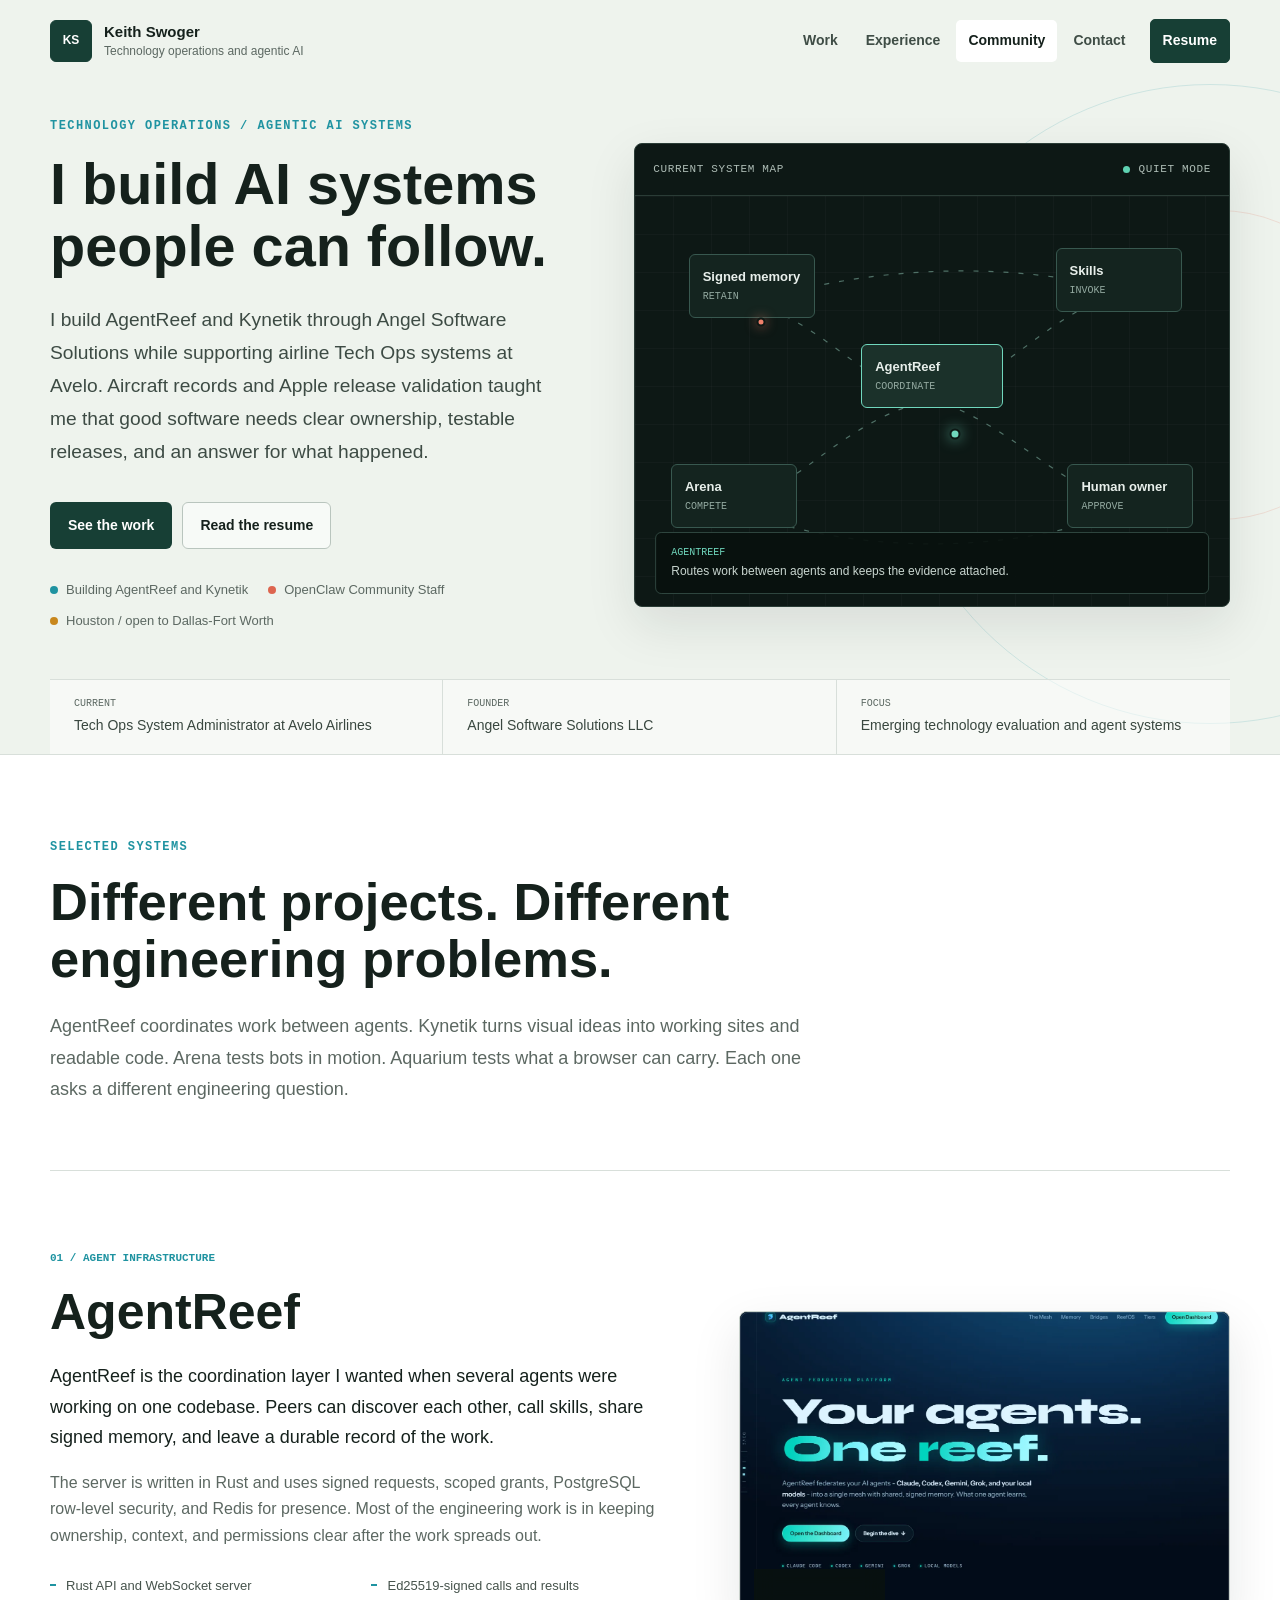
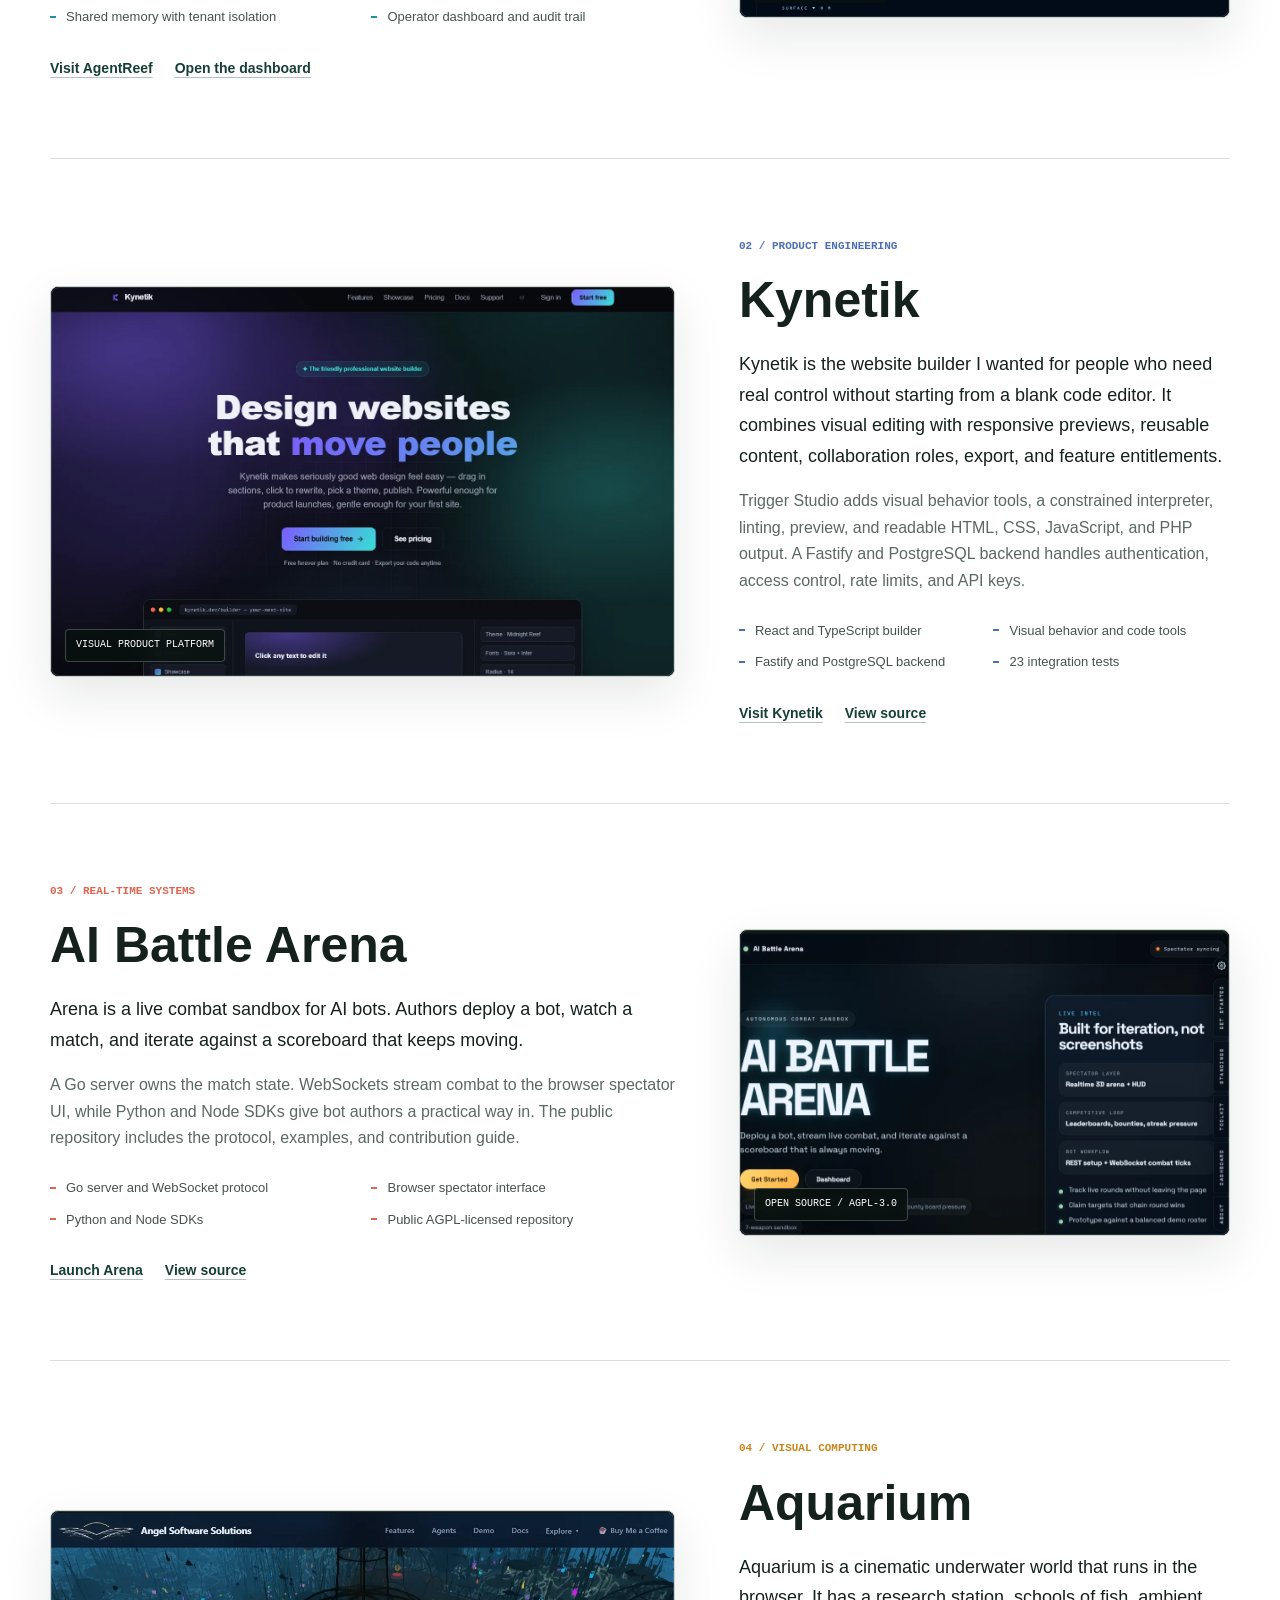
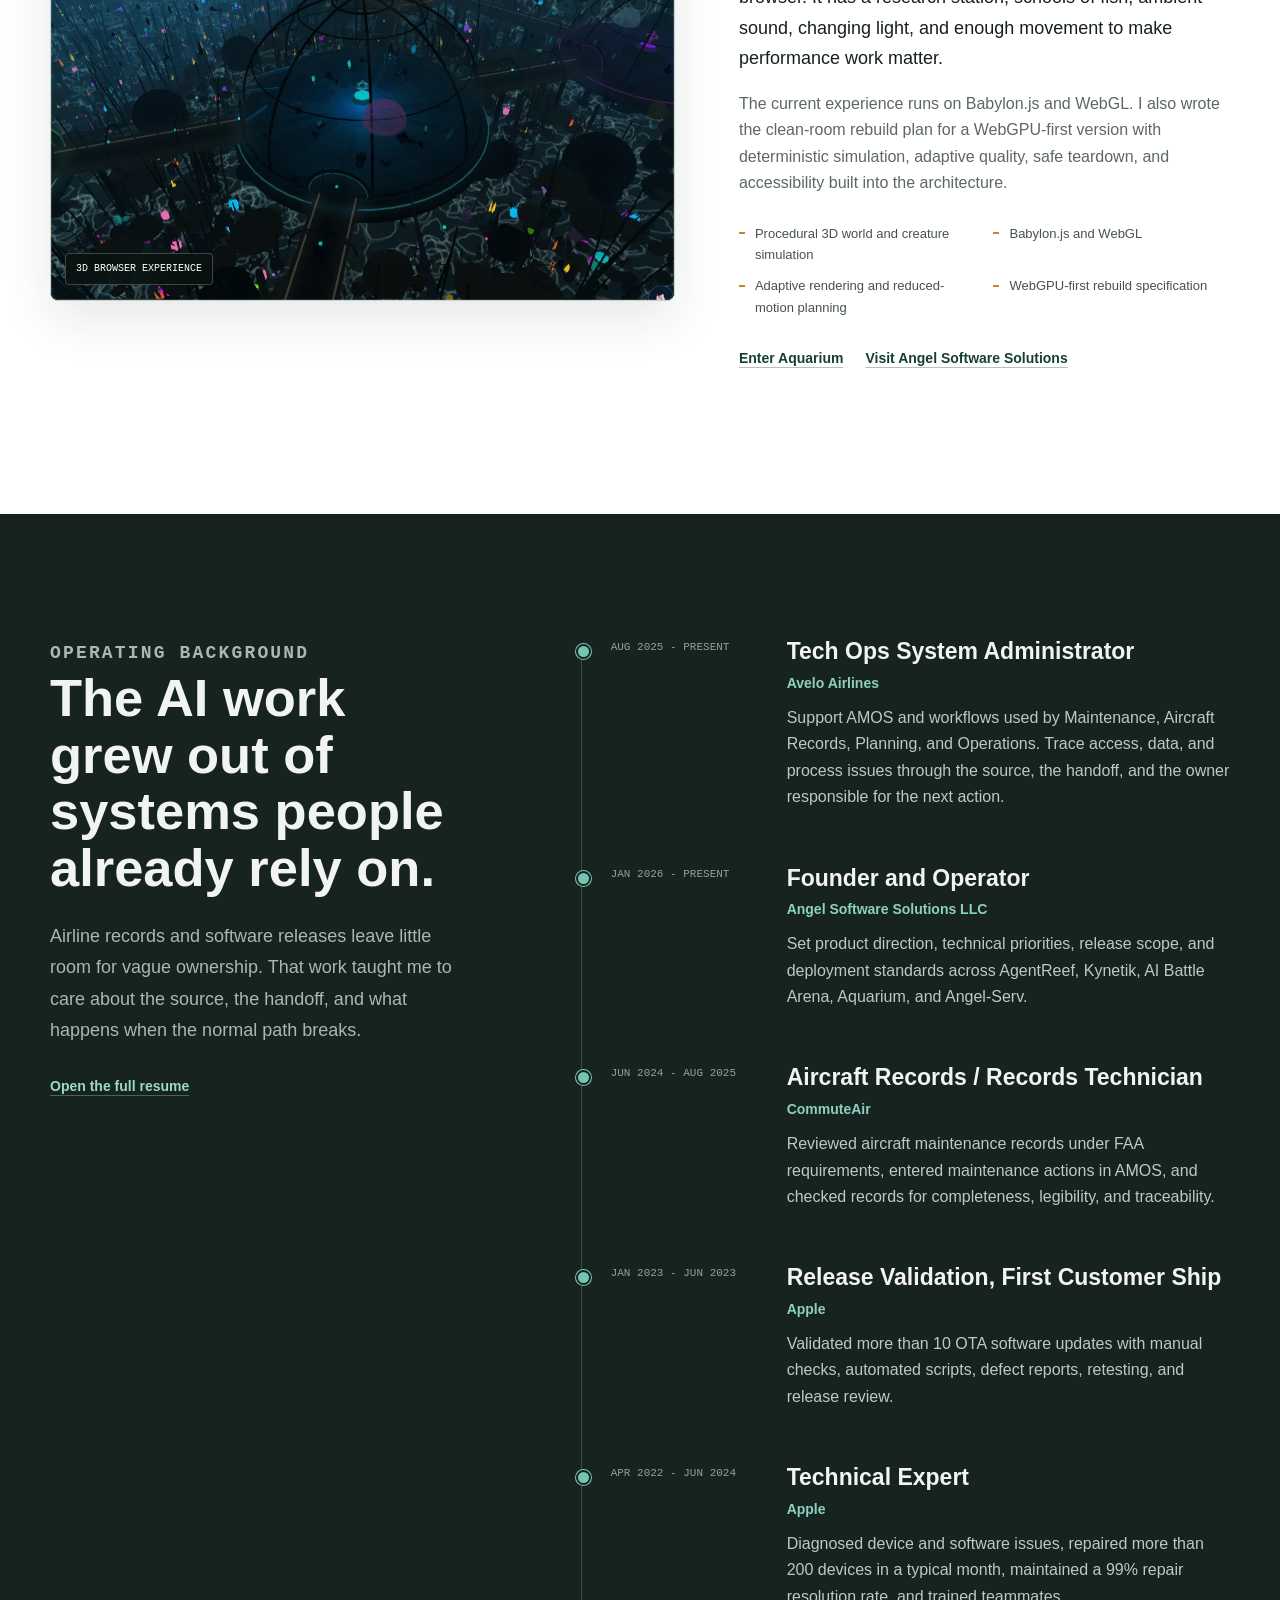
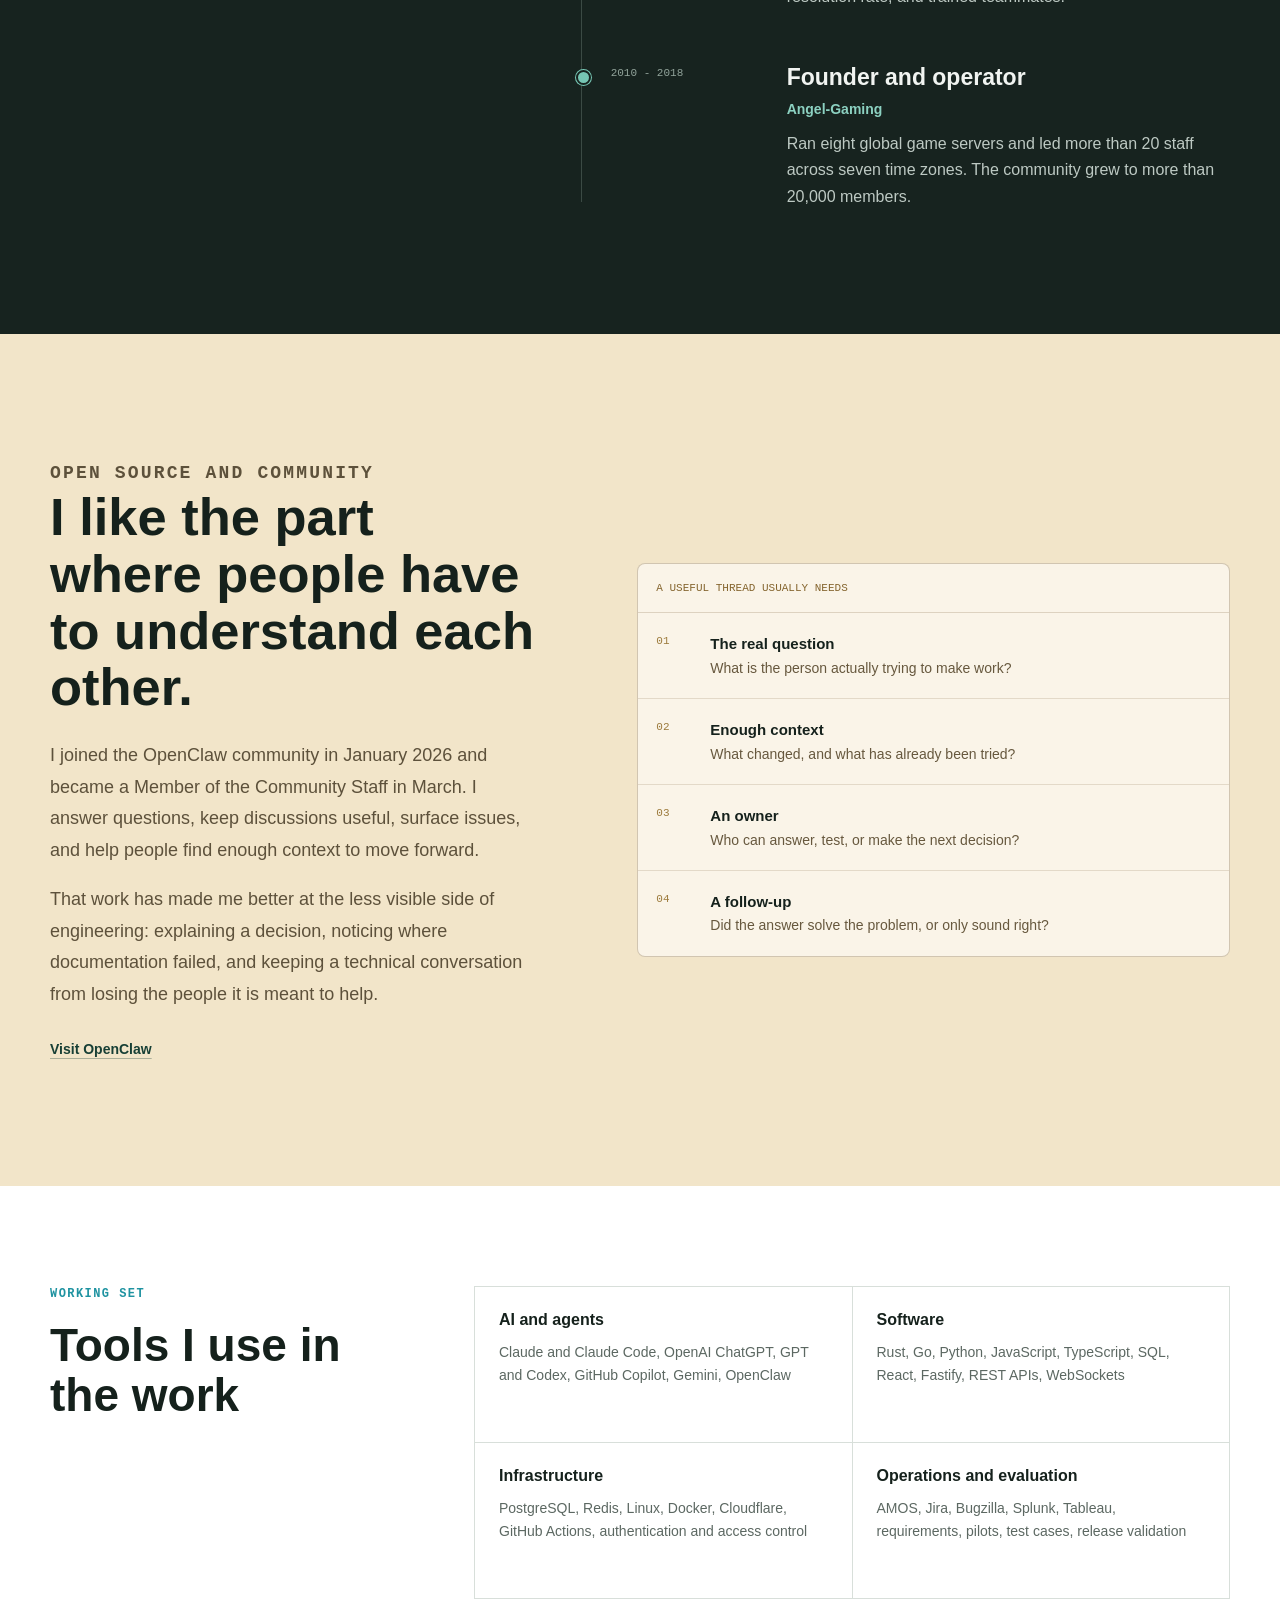
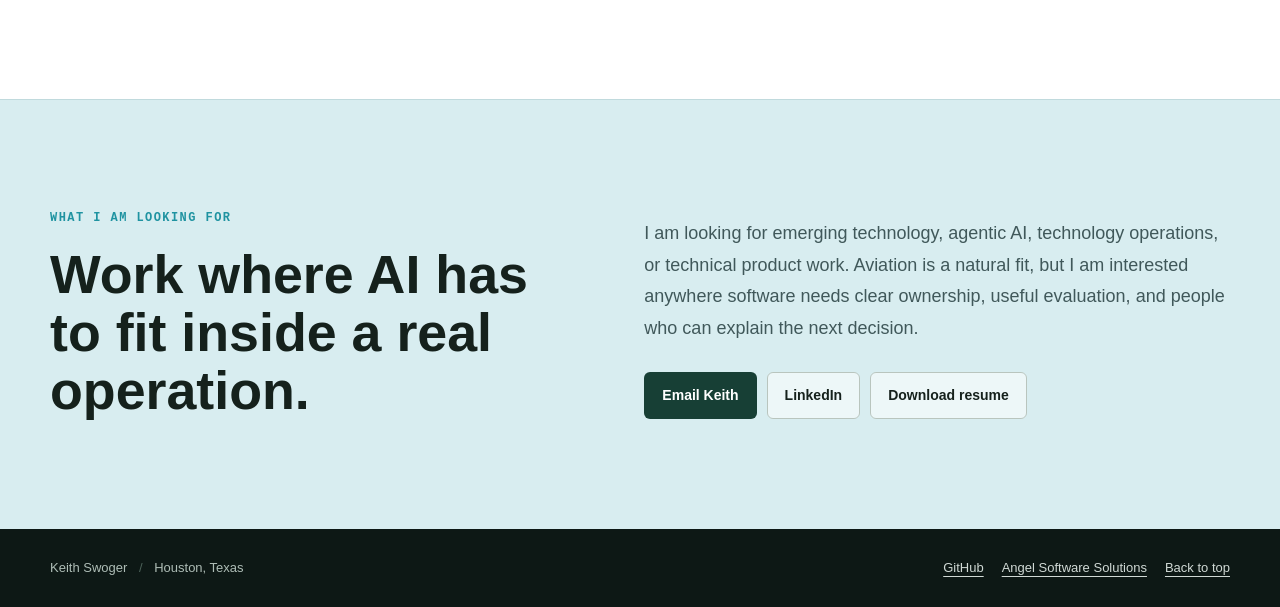
<file: index.html>
<!doctype html>
<html lang="en">
  <head>
    <meta charset="utf-8">
    <meta name="viewport" content="width=device-width, initial-scale=1">
    <title>Keith Swoger | Technology operations and agentic AI systems</title>
    <meta
      name="description"
      content="Keith Swoger works across airline technology operations, emerging technology evaluation, and agentic AI systems. His projects include AgentReef, Kynetik, AI Battle Arena, and Aquarium."
    >
    <link rel="canonical" href="https://keithswoger.com/">
    <meta property="og:type" content="website">
    <meta property="og:title" content="Keith Swoger | Technology operations and agentic AI systems">
    <meta
      property="og:description"
      content="Airline technology operations, agent infrastructure, evaluation tools, and full-stack product work."
    >
    <meta property="og:url" content="https://keithswoger.com/">
    <meta property="og:image" content="https://keithswoger.com/assets/og.png">
    <meta name="twitter:card" content="summary_large_image">
    <meta name="twitter:title" content="Keith Swoger | Technology operations and agentic AI systems">
    <meta
      name="twitter:description"
      content="Airline technology operations, agent infrastructure, evaluation tools, and full-stack product work."
    >
    <meta name="twitter:image" content="https://keithswoger.com/assets/og.png">
    <meta name="theme-color" content="#f6f8f5">
    <link rel="icon" type="image/png" href="assets/favicon.png">
    <link rel="stylesheet" href="styles.20260717.css">
    <script type="application/ld+json">
      {
        "@context": "https://schema.org",
        "@type": "Person",
        "name": "Keith Swoger",
        "url": "https://keithswoger.com/",
        "sameAs": [
          "https://www.linkedin.com/in/Keith-Swoger",
          "https://github.com/ablac"
        ],
        "knowsAbout": [
          "Agentic AI",
          "Multi-agent systems",
          "Emerging technology evaluation",
          "Technical operations",
          "Aircraft records",
          "Software release validation",
          "Software product development",
          "Open-source communities"
        ]
      }
    </script>
  </head>
  <body>
    <a class="skip-link" href="#main">Skip to content</a>

    <header class="site-header" data-header>
      <div class="header-inner">
        <a class="brand" href="#top" aria-label="Keith Swoger, home">
          <span class="brand-mark" aria-hidden="true">KS</span>
          <span class="brand-copy">
            <strong>Keith Swoger</strong>
            <span>Technology operations and agentic AI</span>
          </span>
        </a>

        <button class="menu-button" type="button" aria-expanded="false" aria-controls="site-nav">
          <span class="sr-only">Open navigation</span>
          <span aria-hidden="true"></span>
          <span aria-hidden="true"></span>
        </button>

        <nav class="site-nav" id="site-nav" aria-label="Primary navigation">
          <a href="#work">Work</a>
          <a href="#experience">Experience</a>
          <a href="#community">Community</a>
          <a href="#contact">Contact</a>
          <a class="nav-resume" href="resume.html">Resume</a>
        </nav>
      </div>
      <span class="scroll-progress" data-scroll-progress aria-hidden="true"></span>
    </header>

    <main id="main">
      <section class="hero" id="top">
        <div class="hero-orbit hero-orbit-one" aria-hidden="true"></div>
        <div class="hero-orbit hero-orbit-two" aria-hidden="true"></div>
        <div class="page-shell hero-layout">
          <div class="hero-copy reveal">
            <p class="kicker">Technology operations / agentic AI systems</p>
            <h1>I build AI systems people can follow.</h1>
            <p class="hero-intro">
              I build AgentReef and Kynetik through Angel Software Solutions while supporting airline Tech Ops systems at Avelo. Aircraft records and Apple release validation taught me that good software needs clear ownership, testable releases, and an answer for what happened.
            </p>
            <div class="hero-actions" aria-label="Primary actions">
              <a class="button button-primary" href="#work">See the work</a>
              <a class="button button-secondary" href="resume.html">Read the resume</a>
            </div>
            <ul class="hero-status" aria-label="Current status">
              <li><span class="status-dot status-live"></span>Building AgentReef and Kynetik</li>
              <li><span class="status-dot status-community"></span>OpenClaw Community Staff</li>
              <li><span class="status-dot status-location"></span>Houston / open to Dallas-Fort Worth</li>
            </ul>
          </div>

          <div class="system-visual reveal" data-delay="1" aria-label="Interactive map of Keith's current work">
            <div class="visual-toolbar">
              <span>Current system map</span>
              <span class="visual-state"><i></i>quiet mode</span>
            </div>
            <div class="system-canvas" data-system-map>
              <svg class="system-lines" viewBox="0 0 640 480" preserveAspectRatio="none" aria-hidden="true">
                <path d="M320 238 C242 220 204 148 126 126"></path>
                <path d="M320 238 C402 211 444 138 526 112"></path>
                <path d="M320 238 C226 262 183 336 105 366"></path>
                <path d="M320 238 C404 266 452 338 536 366"></path>
                <path d="M126 126 C244 82 407 74 526 112"></path>
                <path d="M105 366 C238 422 407 420 536 366"></path>
              </svg>
              <span class="signal-packet" aria-hidden="true"></span>
              <span class="signal-packet signal-packet-secondary" aria-hidden="true"></span>
              <button class="map-node node-center" type="button" data-map-node="reef" aria-pressed="true">
                <span>AgentReef</span>
                <small>coordinate</small>
              </button>
              <button class="map-node node-a" type="button" data-map-node="memory" aria-pressed="false">
                <span>Signed memory</span>
                <small>retain</small>
              </button>
              <button class="map-node node-b" type="button" data-map-node="skills" aria-pressed="false">
                <span>Skills</span>
                <small>invoke</small>
              </button>
              <button class="map-node node-c" type="button" data-map-node="arena" aria-pressed="false">
                <span>Arena</span>
                <small>compete</small>
              </button>
              <button class="map-node node-d" type="button" data-map-node="operator" aria-pressed="false">
                <span>Human owner</span>
                <small>approve</small>
              </button>
              <div class="map-readout" aria-live="polite">
                <span data-readout-label>AgentReef</span>
                <p data-readout-copy>Routes work between agents and keeps the evidence attached.</p>
              </div>
            </div>
          </div>
        </div>

        <div class="page-shell proof-ribbon reveal" data-delay="2" aria-label="Career highlights">
          <p><span>Current</span>Tech Ops System Administrator at Avelo Airlines</p>
          <p><span>Founder</span>Angel Software Solutions LLC</p>
          <p><span>Focus</span>Emerging technology evaluation and agent systems</p>
        </div>
      </section>

      <section class="section work-section" id="work">
        <div class="page-shell">
          <div class="section-heading reveal">
            <p class="kicker">Selected systems</p>
            <h2>Different projects. Different engineering problems.</h2>
            <p>
              AgentReef coordinates work between agents. Kynetik turns visual ideas into working sites and readable code. Arena tests bots in motion. Aquarium tests what a browser can carry. Each one asks a different engineering question.
            </p>
          </div>

          <article class="project project-reef reveal" data-project="reef">
            <div class="project-media">
              <img
                src="assets/agentreef.webp"
                alt="AgentReef homepage showing the agent federation platform"
                width="1440"
                height="900"
                loading="lazy"
              >
              <span class="media-tag">Active development</span>
            </div>
            <div class="project-copy">
              <div class="project-index">01 / Agent infrastructure</div>
              <h3>AgentReef</h3>
              <p class="project-lede">
                AgentReef is the coordination layer I wanted when several agents were working on one codebase. Peers can discover each other, call skills, share signed memory, and leave a durable record of the work.
              </p>
              <p>
                The server is written in Rust and uses signed requests, scoped grants, PostgreSQL row-level security, and Redis for presence. Most of the engineering work is in keeping ownership, context, and permissions clear after the work spreads out.
              </p>
              <ul class="project-facts">
                <li>Rust API and WebSocket server</li>
                <li>Ed25519-signed calls and results</li>
                <li>Shared memory with tenant isolation</li>
                <li>Operator dashboard and audit trail</li>
              </ul>
              <div class="project-links">
                <a href="https://agentreef.net/" target="_blank" rel="noopener">Visit AgentReef</a>
                <a href="https://dashboard.agentreef.net/" target="_blank" rel="noopener">Open the dashboard</a>
              </div>
            </div>
          </article>

          <article class="project project-kynetik reveal" data-project="kynetik">
            <div class="project-media">
              <img
                src="assets/kynetik.webp"
                alt="Kynetik website builder showing its visual editing workspace"
                width="1440"
                height="900"
                loading="lazy"
              >
              <span class="media-tag">Visual product platform</span>
            </div>
            <div class="project-copy">
              <div class="project-index">02 / Product engineering</div>
              <h3>Kynetik</h3>
              <p class="project-lede">
                Kynetik is the website builder I wanted for people who need real control without starting from a blank code editor. It combines visual editing with responsive previews, reusable content, collaboration roles, export, and feature entitlements.
              </p>
              <p>
                Trigger Studio adds visual behavior tools, a constrained interpreter, linting, preview, and readable HTML, CSS, JavaScript, and PHP output. A Fastify and PostgreSQL backend handles authentication, access control, rate limits, and API keys.
              </p>
              <ul class="project-facts">
                <li>React and TypeScript builder</li>
                <li>Visual behavior and code tools</li>
                <li>Fastify and PostgreSQL backend</li>
                <li>23 integration tests</li>
              </ul>
              <div class="project-links">
                <a href="https://kynetik.dev/" target="_blank" rel="noopener">Visit Kynetik</a>
                <a href="https://github.com/ablac/Kinetics" target="_blank" rel="noopener">View source</a>
              </div>
            </div>
          </article>

          <article class="project project-arena reveal" data-project="arena">
            <div class="project-media">
              <img
                src="assets/arena.webp"
                alt="AI Battle Arena interface showing its bot combat platform"
                width="1200"
                height="760"
                loading="lazy"
              >
              <span class="media-tag">Open source / AGPL-3.0</span>
            </div>
            <div class="project-copy">
              <div class="project-index">03 / Real-time systems</div>
              <h3>AI Battle Arena</h3>
              <p class="project-lede">
                Arena is a live combat sandbox for AI bots. Authors deploy a bot, watch a match, and iterate against a scoreboard that keeps moving.
              </p>
              <p>
                A Go server owns the match state. WebSockets stream combat to the browser spectator UI, while Python and Node SDKs give bot authors a practical way in. The public repository includes the protocol, examples, and contribution guide.
              </p>
              <ul class="project-facts">
                <li>Go server and WebSocket protocol</li>
                <li>Browser spectator interface</li>
                <li>Python and Node SDKs</li>
                <li>Public AGPL-licensed repository</li>
              </ul>
              <div class="project-links">
                <a href="https://arena.angel-serv.com/" target="_blank" rel="noopener">Launch Arena</a>
                <a href="https://github.com/ablac/Arena" target="_blank" rel="noopener">View source</a>
              </div>
            </div>
          </article>

          <article class="project project-aquarium reveal" data-project="aquarium">
            <div class="project-media">
              <img
                src="assets/aquarium.webp"
                alt="Aquarium 3D underwater research station running in a browser"
                width="1200"
                height="760"
                loading="lazy"
              >
              <span class="media-tag">3D browser experience</span>
            </div>
            <div class="project-copy">
              <div class="project-index">04 / Visual computing</div>
              <h3>Aquarium</h3>
              <p class="project-lede">
                Aquarium is a cinematic underwater world that runs in the browser. It has a research station, schools of fish, ambient sound, changing light, and enough movement to make performance work matter.
              </p>
              <p>
                The current experience runs on Babylon.js and WebGL. I also wrote the clean-room rebuild plan for a WebGPU-first version with deterministic simulation, adaptive quality, safe teardown, and accessibility built into the architecture.
              </p>
              <ul class="project-facts">
                <li>Procedural 3D world and creature simulation</li>
                <li>Babylon.js and WebGL</li>
                <li>Adaptive rendering and reduced-motion planning</li>
                <li>WebGPU-first rebuild specification</li>
              </ul>
              <div class="project-links">
                <a href="https://angel-serv.com/aquarium/" target="_blank" rel="noopener">Enter Aquarium</a>
                <a href="https://angel-serv.com/" target="_blank" rel="noopener">Visit Angel Software Solutions</a>
              </div>
            </div>
          </article>
        </div>
      </section>

      <section class="section experience-section" id="experience">
        <div class="page-shell experience-layout">
          <div class="section-heading sticky-heading reveal">
            <p class="kicker">Operating background</p>
            <h2>The AI work grew out of systems people already rely on.</h2>
            <p>
              Airline records and software releases leave little room for vague ownership. That work taught me to care about the source, the handoff, and what happens when the normal path breaks.
            </p>
            <a class="text-link" href="resume.html">Open the full resume</a>
          </div>

          <ol class="timeline" data-timeline>
            <li class="timeline-item reveal">
              <div class="timeline-date">Aug 2025 - present</div>
              <div>
                <h3>Tech Ops System Administrator</h3>
                <p class="timeline-company">Avelo Airlines</p>
                <p>Support AMOS and workflows used by Maintenance, Aircraft Records, Planning, and Operations. Trace access, data, and process issues through the source, the handoff, and the owner responsible for the next action.</p>
              </div>
            </li>
            <li class="timeline-item reveal">
              <div class="timeline-date">Jan 2026 - present</div>
              <div>
                <h3>Founder and Operator</h3>
                <p class="timeline-company">Angel Software Solutions LLC</p>
                <p>Set product direction, technical priorities, release scope, and deployment standards across AgentReef, Kynetik, AI Battle Arena, Aquarium, and Angel-Serv.</p>
              </div>
            </li>
            <li class="timeline-item reveal">
              <div class="timeline-date">Jun 2024 - Aug 2025</div>
              <div>
                <h3>Aircraft Records / Records Technician</h3>
                <p class="timeline-company">CommuteAir</p>
                <p>Reviewed aircraft maintenance records under FAA requirements, entered maintenance actions in AMOS, and checked records for completeness, legibility, and traceability.</p>
              </div>
            </li>
            <li class="timeline-item reveal">
              <div class="timeline-date">Jan 2023 - Jun 2023</div>
              <div>
                <h3>Release Validation, First Customer Ship</h3>
                <p class="timeline-company">Apple</p>
                <p>Validated more than 10 OTA software updates with manual checks, automated scripts, defect reports, retesting, and release review.</p>
              </div>
            </li>
            <li class="timeline-item reveal">
              <div class="timeline-date">Apr 2022 - Jun 2024</div>
              <div>
                <h3>Technical Expert</h3>
                <p class="timeline-company">Apple</p>
                <p>Diagnosed device and software issues, repaired more than 200 devices in a typical month, maintained a 99% repair resolution rate, and trained teammates.</p>
              </div>
            </li>
            <li class="timeline-item reveal">
              <div class="timeline-date">2010 - 2018</div>
              <div>
                <h3>Founder and operator</h3>
                <p class="timeline-company">Angel-Gaming</p>
                <p>Ran eight global game servers and led more than 20 staff across seven time zones. The community grew to more than 20,000 members.</p>
              </div>
            </li>
          </ol>
        </div>
      </section>

      <section class="section community-section" id="community">
        <div class="page-shell community-layout">
          <div class="community-copy reveal">
            <p class="kicker">Open source and community</p>
            <h2>I like the part where people have to understand each other.</h2>
            <p>
              I joined the OpenClaw community in January 2026 and became a Member of the Community Staff in March. I answer questions, keep discussions useful, surface issues, and help people find enough context to move forward.
            </p>
            <p>
              That work has made me better at the less visible side of engineering: explaining a decision, noticing where documentation failed, and keeping a technical conversation from losing the people it is meant to help.
            </p>
            <a class="text-link" href="https://www.openclaw.org/" target="_blank" rel="noopener">Visit OpenClaw</a>
          </div>

          <div class="community-thread reveal" data-delay="1" aria-label="Example shape of a useful community conversation">
            <div class="thread-label">A useful thread usually needs</div>
            <div class="thread-row">
              <span>01</span>
              <p><strong>The real question</strong>What is the person actually trying to make work?</p>
            </div>
            <div class="thread-row">
              <span>02</span>
              <p><strong>Enough context</strong>What changed, and what has already been tried?</p>
            </div>
            <div class="thread-row">
              <span>03</span>
              <p><strong>An owner</strong>Who can answer, test, or make the next decision?</p>
            </div>
            <div class="thread-row">
              <span>04</span>
              <p><strong>A follow-up</strong>Did the answer solve the problem, or only sound right?</p>
            </div>
          </div>
        </div>
      </section>

      <section class="section tools-section" aria-labelledby="tools-title">
        <div class="page-shell tools-layout">
          <div class="section-heading reveal">
            <p class="kicker">Working set</p>
            <h2 id="tools-title">Tools I use in the work</h2>
          </div>
          <div class="tool-groups reveal" data-delay="1">
            <div>
              <h3>AI and agents</h3>
              <p>Claude and Claude Code, OpenAI ChatGPT, GPT and Codex, GitHub Copilot, Gemini, OpenClaw</p>
            </div>
            <div>
              <h3>Software</h3>
              <p>Rust, Go, Python, JavaScript, TypeScript, SQL, React, Fastify, REST APIs, WebSockets</p>
            </div>
            <div>
              <h3>Infrastructure</h3>
              <p>PostgreSQL, Redis, Linux, Docker, Cloudflare, GitHub Actions, authentication and access control</p>
            </div>
            <div>
              <h3>Operations and evaluation</h3>
              <p>AMOS, Jira, Bugzilla, Splunk, Tableau, requirements, pilots, test cases, release validation</p>
            </div>
          </div>
        </div>
      </section>

      <section class="contact-section" id="contact">
        <div class="page-shell contact-layout reveal">
          <div>
            <p class="kicker">What I am looking for</p>
            <h2>Work where AI has to fit inside a real operation.</h2>
          </div>
          <div class="contact-copy">
            <p>
              I am looking for emerging technology, agentic AI, technology operations, or technical product work. Aviation is a natural fit, but I am interested anywhere software needs clear ownership, useful evaluation, and people who can explain the next decision.
            </p>
            <div class="contact-actions">
              <a class="button button-primary" href="mailto:Keith.Swoger@gmail.com">Email Keith</a>
              <a class="button button-secondary" href="https://www.linkedin.com/in/Keith-Swoger" target="_blank" rel="noopener">LinkedIn</a>
              <a class="button button-secondary" href="assets/Keith_Swoger_Technology_Operations_Resume.pdf" download>Download resume</a>
            </div>
          </div>
        </div>
      </section>
    </main>

    <footer class="site-footer">
      <div class="page-shell footer-inner">
        <p>Keith Swoger <span aria-hidden="true">/</span> Houston, Texas</p>
        <div>
          <a href="https://github.com/ablac" target="_blank" rel="noopener">GitHub</a>
          <a href="https://angel-serv.com/" target="_blank" rel="noopener">Angel Software Solutions</a>
          <a href="#top">Back to top</a>
        </div>
      </div>
    </footer>

    <script src="app.20260717.js"></script>
  </body>
</html>
</file>
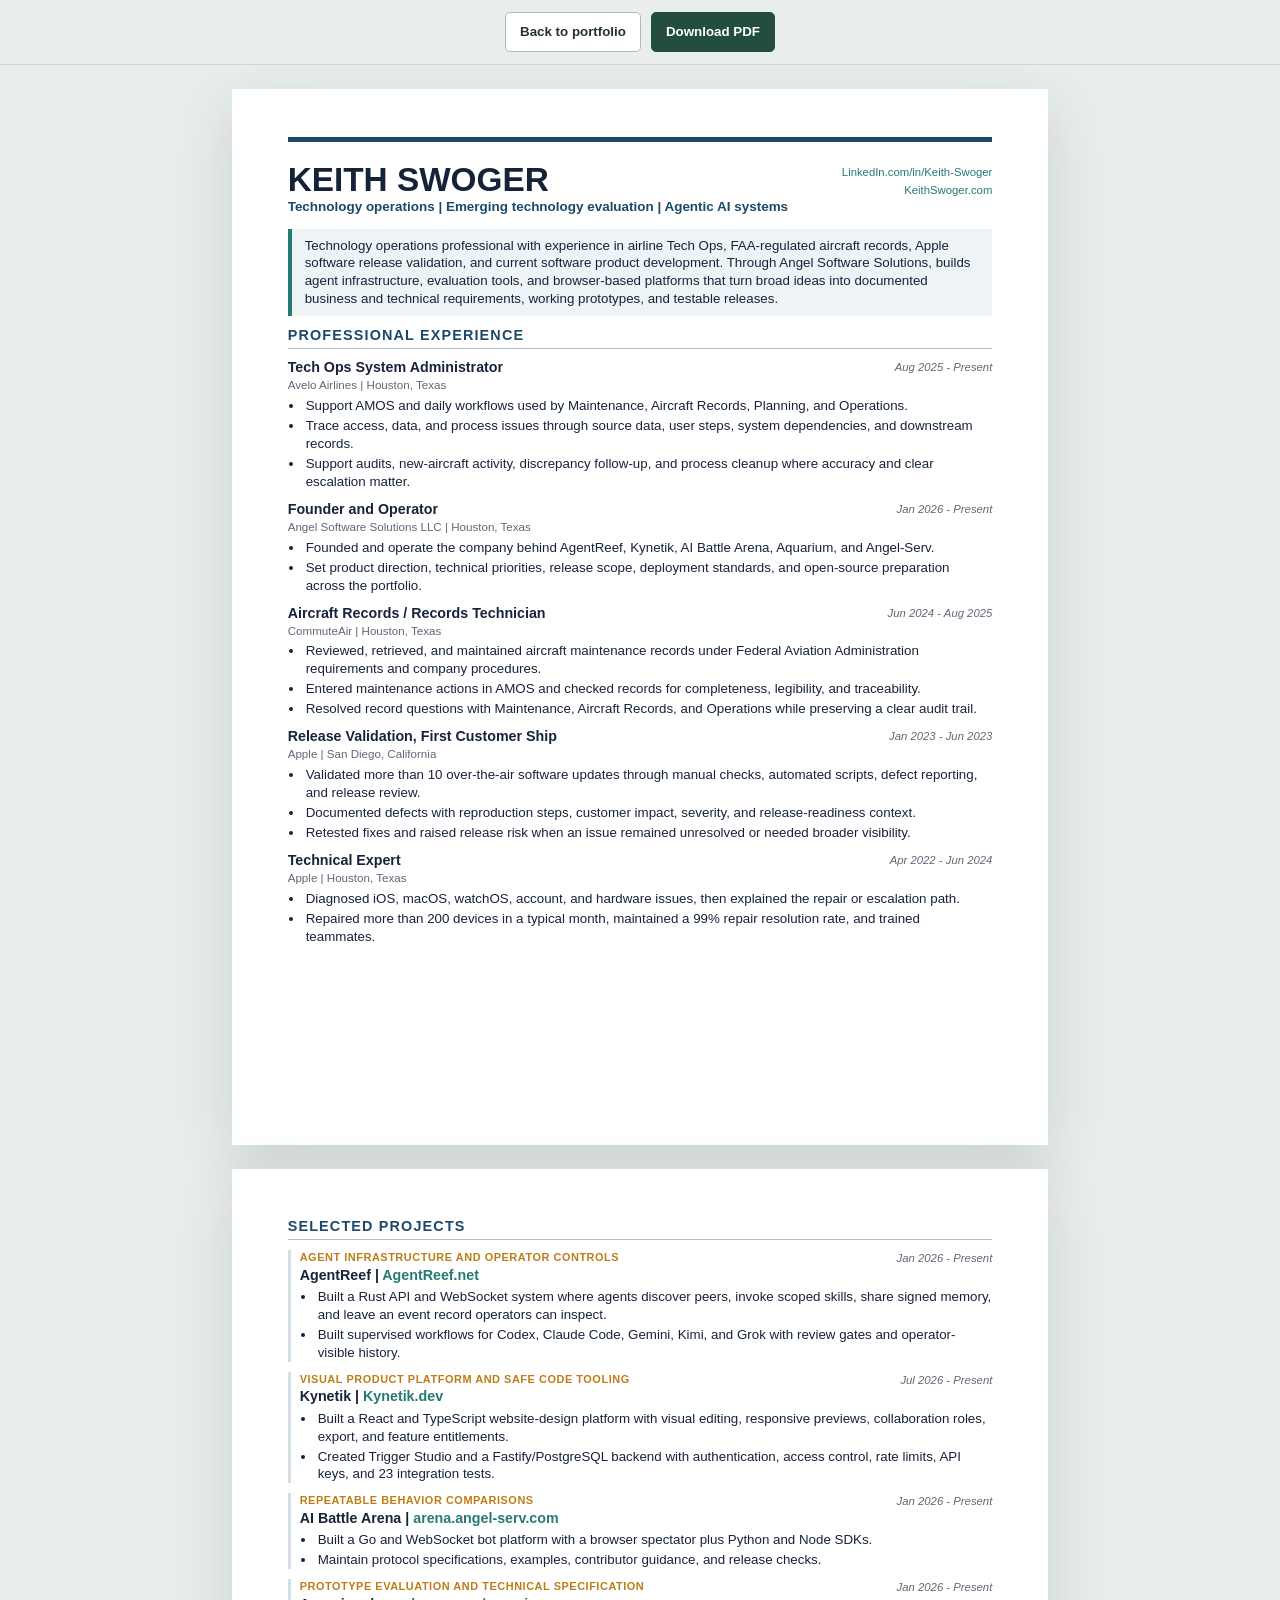
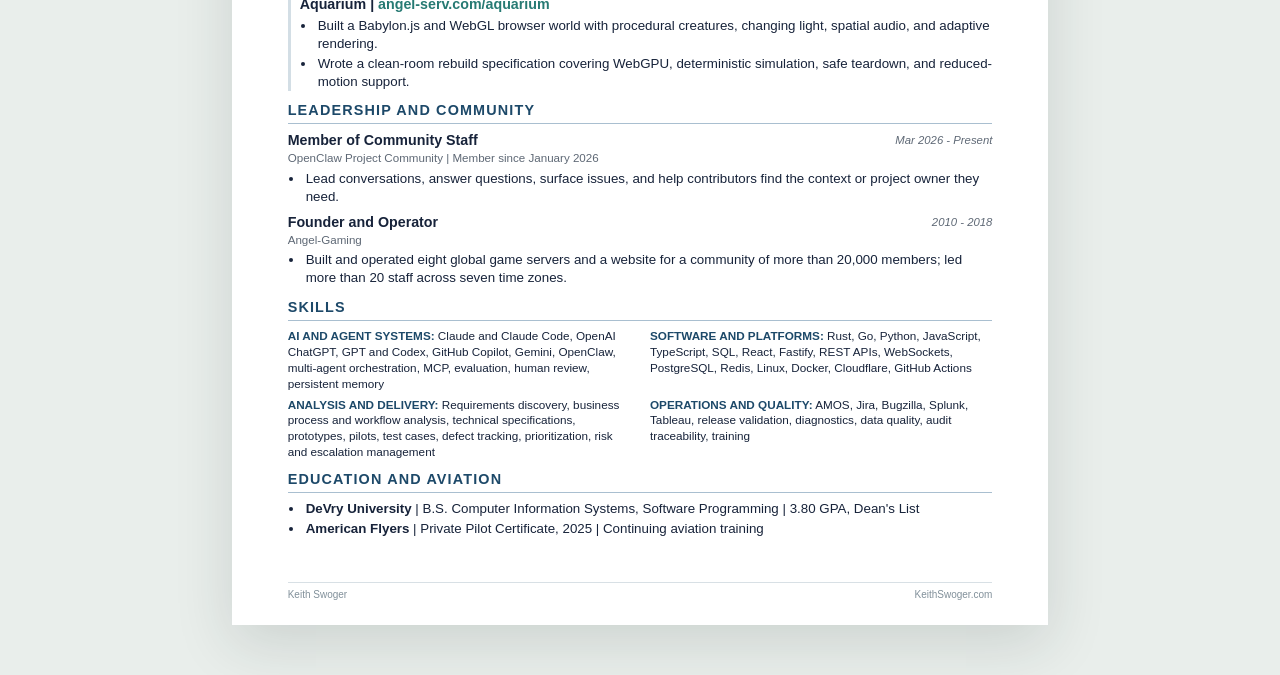
<file: resume.html>
<!doctype html>
<html lang="en">
  <head>
    <meta charset="utf-8">
    <meta name="viewport" content="width=device-width, initial-scale=1">
    <title>Keith Swoger | Technology operations resume</title>
    <meta
      name="description"
      content="Resume for Keith Swoger, a technology operations professional working across airline systems, emerging technology evaluation, software release validation, and agentic AI systems."
    >
    <link rel="canonical" href="https://keithswoger.com/resume.html">
    <meta name="theme-color" content="#eef3f0">
    <link rel="icon" type="image/png" href="assets/favicon.png">
    <link rel="stylesheet" href="resume.20260717.css">
  </head>
  <body>
    <nav class="resume-toolbar" aria-label="Resume actions">
      <a href="index.html">Back to portfolio</a>
      <a class="download-link" href="assets/Keith_Swoger_Technology_Operations_Resume.pdf" download>Download PDF</a>
    </nav>

    <main class="resume-document">
      <section class="resume-sheet" aria-label="Resume page 1">
        <header class="resume-header">
          <div>
            <h1>Keith Swoger</h1>
            <p>Technology operations | Emerging technology evaluation | Agentic AI systems</p>
          </div>
          <address>
            <a href="https://www.linkedin.com/in/Keith-Swoger">LinkedIn.com/in/Keith-Swoger</a>
            <a href="https://keithswoger.com/">KeithSwoger.com</a>
          </address>
        </header>

        <section class="resume-section summary-section">
          <h2>Professional summary</h2>
          <p>
            Technology operations professional with experience in airline Tech Ops, FAA-regulated aircraft records, Apple software release validation, and current software product development. Through Angel Software Solutions, builds agent infrastructure, evaluation tools, and browser-based platforms that turn broad ideas into documented business and technical requirements, working prototypes, and testable releases.
          </p>
        </section>

        <section class="resume-section experience-list">
          <h2>Professional experience</h2>

          <article class="resume-entry">
            <div class="entry-heading">
              <div>
                <h3>Tech Ops System Administrator</h3>
                <p>Avelo Airlines | Houston, Texas</p>
              </div>
              <time>Aug 2025 - Present</time>
            </div>
            <ul>
              <li>Support AMOS and daily workflows used by Maintenance, Aircraft Records, Planning, and Operations.</li>
              <li>Trace access, data, and process issues through source data, user steps, system dependencies, and downstream records.</li>
              <li>Support audits, new-aircraft activity, discrepancy follow-up, and process cleanup where accuracy and clear escalation matter.</li>
            </ul>
          </article>

          <article class="resume-entry">
            <div class="entry-heading">
              <div>
                <h3>Founder and Operator</h3>
                <p>Angel Software Solutions LLC | Houston, Texas</p>
              </div>
              <time>Jan 2026 - Present</time>
            </div>
            <ul>
              <li>Founded and operate the company behind AgentReef, Kynetik, AI Battle Arena, Aquarium, and Angel-Serv.</li>
              <li>Set product direction, technical priorities, release scope, deployment standards, and open-source preparation across the portfolio.</li>
            </ul>
          </article>

          <article class="resume-entry">
            <div class="entry-heading">
              <div>
                <h3>Aircraft Records / Records Technician</h3>
                <p>CommuteAir | Houston, Texas</p>
              </div>
              <time>Jun 2024 - Aug 2025</time>
            </div>
            <ul>
              <li>Reviewed, retrieved, and maintained aircraft maintenance records under Federal Aviation Administration requirements and company procedures.</li>
              <li>Entered maintenance actions in AMOS and checked records for completeness, legibility, and traceability.</li>
              <li>Resolved record questions with Maintenance, Aircraft Records, and Operations while preserving a clear audit trail.</li>
            </ul>
          </article>

          <article class="resume-entry">
            <div class="entry-heading">
              <div>
                <h3>Release Validation, First Customer Ship</h3>
                <p>Apple | San Diego, California</p>
              </div>
              <time>Jan 2023 - Jun 2023</time>
            </div>
            <ul>
              <li>Validated more than 10 over-the-air software updates through manual checks, automated scripts, defect reporting, and release review.</li>
              <li>Documented defects with reproduction steps, customer impact, severity, and release-readiness context.</li>
              <li>Retested fixes and raised release risk when an issue remained unresolved or needed broader visibility.</li>
            </ul>
          </article>

          <article class="resume-entry">
            <div class="entry-heading">
              <div>
                <h3>Technical Expert</h3>
                <p>Apple | Houston, Texas</p>
              </div>
              <time>Apr 2022 - Jun 2024</time>
            </div>
            <ul>
              <li>Diagnosed iOS, macOS, watchOS, account, and hardware issues, then explained the repair or escalation path.</li>
              <li>Repaired more than 200 devices in a typical month, maintained a 99% repair resolution rate, and trained teammates.</li>
            </ul>
          </article>
        </section>
      </section>

      <section class="resume-sheet" aria-label="Resume page 2">
        <section class="resume-section project-list">
          <h2>Selected projects</h2>

          <article class="resume-entry project-entry">
            <div class="entry-heading">
              <div>
                <p class="entry-label">Agent infrastructure and operator controls</p>
                <h3>AgentReef | <a href="https://agentreef.net/">AgentReef.net</a></h3>
              </div>
              <time>Jan 2026 - Present</time>
            </div>
            <ul>
              <li>Built a Rust API and WebSocket system where agents discover peers, invoke scoped skills, share signed memory, and leave an event record operators can inspect.</li>
              <li>Built supervised workflows for Codex, Claude Code, Gemini, Kimi, and Grok with review gates and operator-visible history.</li>
            </ul>
          </article>

          <article class="resume-entry project-entry">
            <div class="entry-heading">
              <div>
                <p class="entry-label">Visual product platform and safe code tooling</p>
                <h3>Kynetik | <a href="https://kynetik.dev/">Kynetik.dev</a></h3>
              </div>
              <time>Jul 2026 - Present</time>
            </div>
            <ul>
              <li>Built a React and TypeScript website-design platform with visual editing, responsive previews, collaboration roles, export, and feature entitlements.</li>
              <li>Created Trigger Studio and a Fastify/PostgreSQL backend with authentication, access control, rate limits, API keys, and 23 integration tests.</li>
            </ul>
          </article>

          <article class="resume-entry project-entry">
            <div class="entry-heading">
              <div>
                <p class="entry-label">Repeatable behavior comparisons</p>
                <h3>AI Battle Arena | <a href="https://arena.angel-serv.com/">arena.angel-serv.com</a></h3>
              </div>
              <time>Jan 2026 - Present</time>
            </div>
            <ul>
              <li>Built a Go and WebSocket bot platform with a browser spectator plus Python and Node SDKs.</li>
              <li>Maintain protocol specifications, examples, contributor guidance, and release checks.</li>
            </ul>
          </article>

          <article class="resume-entry project-entry">
            <div class="entry-heading">
              <div>
                <p class="entry-label">Prototype evaluation and technical specification</p>
                <h3>Aquarium | <a href="https://angel-serv.com/aquarium/">angel-serv.com/aquarium</a></h3>
              </div>
              <time>Jan 2026 - Present</time>
            </div>
            <ul>
              <li>Built a Babylon.js and WebGL browser world with procedural creatures, changing light, spatial audio, and adaptive rendering.</li>
              <li>Wrote a clean-room rebuild specification covering WebGPU, deterministic simulation, safe teardown, and reduced-motion support.</li>
            </ul>
          </article>
        </section>

        <section class="resume-section community-resume-section">
          <h2>Leadership and community</h2>

          <article class="resume-entry compact-entry">
            <div class="entry-heading">
              <div>
                <h3>Member of Community Staff</h3>
                <p>OpenClaw Project Community | Member since January 2026</p>
              </div>
              <time>Mar 2026 - Present</time>
            </div>
            <ul>
              <li>Lead conversations, answer questions, surface issues, and help contributors find the context or project owner they need.</li>
            </ul>
          </article>

          <article class="resume-entry compact-entry">
            <div class="entry-heading">
              <div>
                <h3>Founder and Operator</h3>
                <p>Angel-Gaming</p>
              </div>
              <time>2010 - 2018</time>
            </div>
            <ul>
              <li>Built and operated eight global game servers and a website for a community of more than 20,000 members; led more than 20 staff across seven time zones.</li>
            </ul>
          </article>
        </section>

        <section class="resume-section skills-section">
          <h2>Skills</h2>
          <div class="skill-lines">
            <p><strong>AI and agent systems:</strong> Claude and Claude Code, OpenAI ChatGPT, GPT and Codex, GitHub Copilot, Gemini, OpenClaw, multi-agent orchestration, MCP, evaluation, human review, persistent memory</p>
            <p><strong>Software and platforms:</strong> Rust, Go, Python, JavaScript, TypeScript, SQL, React, Fastify, REST APIs, WebSockets, PostgreSQL, Redis, Linux, Docker, Cloudflare, GitHub Actions</p>
            <p><strong>Analysis and delivery:</strong> Requirements discovery, business process and workflow analysis, technical specifications, prototypes, pilots, test cases, defect tracking, prioritization, risk and escalation management</p>
            <p><strong>Operations and quality:</strong> AMOS, Jira, Bugzilla, Splunk, Tableau, release validation, diagnostics, data quality, audit traceability, training</p>
          </div>
        </section>

        <section class="resume-section education-section">
          <h2>Education and aviation</h2>
          <ul>
            <li><strong>DeVry University</strong> | B.S. Computer Information Systems, Software Programming | 3.80 GPA, Dean's List</li>
            <li><strong>American Flyers</strong> | Private Pilot Certificate, 2025 | Continuing aviation training</li>
          </ul>
        </section>

        <footer class="resume-footer">
          <span>Keith Swoger</span>
          <span>KeithSwoger.com</span>
        </footer>
      </section>
    </main>
  </body>
</html>
</file>
<file: styles.20260717.css>
:root {
  color-scheme: light;
  --bg: #f4f7f2;
  --paper: #ffffff;
  --ink: #15211c;
  --muted: #5c6862;
  --line: #d8dfda;
  --forest: #173f35;
  --forest-soft: #dce9e2;
  --cyan: #1f93a1;
  --cyan-soft: #d8edf0;
  --coral: #dd654f;
  --coral-soft: #f4dfd9;
  --amber: #c8871d;
  --amber-soft: #f2e5c9;
  --kynetik: #4f6fb5;
  --active-signal: var(--cyan);
  --night: #0d1815;
  --night-line: #2a3c36;
  --shadow: 0 18px 50px rgba(21, 33, 28, 0.1);
  --shell: min(1180px, calc(100vw - 48px));
}

* {
  box-sizing: border-box;
}

html {
  scroll-behavior: smooth;
  scroll-padding-top: 96px;
}

body {
  margin: 0;
  background: var(--bg);
  color: var(--ink);
  font-family: "Segoe UI Variable", "Segoe UI", Arial, sans-serif;
  font-size: 16px;
  line-height: 1.65;
  letter-spacing: 0;
  text-rendering: optimizeLegibility;
}

body.menu-open {
  overflow: hidden;
}

img {
  display: block;
  max-width: 100%;
}

a {
  color: inherit;
  text-decoration-thickness: 1px;
  text-underline-offset: 4px;
}

button,
a {
  -webkit-tap-highlight-color: transparent;
}

button {
  font: inherit;
  letter-spacing: 0;
}

::selection {
  background: var(--amber-soft);
  color: var(--ink);
}

.sr-only {
  position: absolute;
  width: 1px;
  height: 1px;
  padding: 0;
  margin: -1px;
  overflow: hidden;
  clip: rect(0, 0, 0, 0);
  white-space: nowrap;
  border: 0;
}

.skip-link {
  position: fixed;
  top: 10px;
  left: 10px;
  z-index: 1000;
  padding: 10px 14px;
  background: var(--ink);
  color: #fff;
  transform: translateY(-160%);
  transition: transform 180ms ease;
}

.skip-link:focus {
  transform: translateY(0);
}

.page-shell {
  width: var(--shell);
  margin: 0 auto;
}

.site-header {
  position: fixed;
  inset: 0 0 auto;
  z-index: 100;
  padding: 14px 0;
  border-bottom: 1px solid transparent;
  transition: background-color 220ms ease, border-color 220ms ease, box-shadow 220ms ease;
}

.site-header.scrolled {
  background: rgba(244, 247, 242, 0.94);
  border-color: var(--line);
  box-shadow: 0 8px 30px rgba(21, 33, 28, 0.05);
  backdrop-filter: blur(16px);
}

.scroll-progress {
  position: absolute;
  right: 0;
  bottom: -1px;
  left: 0;
  height: 2px;
  background: var(--active-signal);
  opacity: 0.82;
  transform: scaleX(var(--page-progress, 0));
  transform-origin: left center;
  transition: transform 90ms linear, background-color 520ms ease;
}

html[data-active-project="reef"] {
  --active-signal: var(--cyan);
}

html[data-active-project="kynetik"] {
  --active-signal: var(--kynetik);
}

html[data-active-project="arena"] {
  --active-signal: var(--coral);
}

html[data-active-project="aquarium"] {
  --active-signal: var(--amber);
}

.header-inner {
  width: var(--shell);
  min-height: 54px;
  margin: 0 auto;
  display: flex;
  align-items: center;
  justify-content: space-between;
  gap: 28px;
}

.brand {
  display: inline-flex;
  align-items: center;
  gap: 12px;
  min-width: 246px;
  color: var(--ink);
  text-decoration: none;
}

.brand-mark {
  display: grid;
  place-items: center;
  width: 42px;
  height: 42px;
  flex: 0 0 42px;
  border: 1px solid var(--forest);
  border-radius: 6px;
  background: var(--forest);
  color: #fff;
  font-size: 12px;
  font-weight: 800;
}

.brand-copy {
  display: grid;
  line-height: 1.2;
}

.brand-copy strong {
  font-size: 15px;
}

.brand-copy span {
  margin-top: 3px;
  color: var(--muted);
  font-size: 12px;
}

.site-nav {
  display: flex;
  align-items: center;
  gap: 4px;
}

.site-nav a {
  padding: 9px 12px;
  border-radius: 5px;
  color: #3f4d46;
  font-size: 14px;
  font-weight: 650;
  text-decoration: none;
  transition: background-color 180ms ease, color 180ms ease;
}

.site-nav a:hover,
.site-nav a:focus-visible,
.site-nav a.active {
  background: var(--paper);
  color: var(--ink);
}

.site-nav .nav-resume {
  margin-left: 8px;
  border: 1px solid var(--forest);
  background: var(--forest);
  color: #fff;
}

.site-nav .nav-resume:hover,
.site-nav .nav-resume:focus-visible {
  background: #235246;
  color: #fff;
}

.menu-button {
  display: none;
  width: 44px;
  height: 44px;
  padding: 0;
  border: 1px solid var(--line);
  border-radius: 6px;
  background: var(--paper);
}

.menu-button span:not(.sr-only) {
  display: block;
  width: 18px;
  height: 2px;
  margin: 5px auto;
  background: var(--ink);
  transition: transform 180ms ease;
}

.hero {
  position: relative;
  overflow: hidden;
  padding: 118px 0 0;
  background: #eef3ed;
  border-bottom: 1px solid var(--line);
}

.hero-orbit {
  position: absolute;
  border: 1px solid rgba(31, 147, 161, 0.16);
  border-radius: 50%;
  pointer-events: none;
}

.hero-orbit::after {
  content: "";
  position: absolute;
  top: 50%;
  left: -4px;
  width: 7px;
  height: 7px;
  border-radius: 50%;
  background: var(--cyan);
  box-shadow: 0 0 0 5px rgba(31, 147, 161, 0.08);
}

.hero-orbit-one {
  top: 84px;
  right: -250px;
  width: 640px;
  height: 640px;
  animation: orbitSpin 38s linear infinite;
}

.hero-orbit-two {
  top: 210px;
  right: -94px;
  width: 310px;
  height: 310px;
  border-color: rgba(221, 101, 79, 0.16);
  animation: orbitSpin 29s linear infinite reverse;
}

.hero-orbit-two::after {
  background: var(--coral);
  box-shadow: 0 0 0 5px rgba(221, 101, 79, 0.08);
}

.hero-layout {
  position: relative;
  z-index: 1;
  display: grid;
  grid-template-columns: minmax(0, 0.92fr) minmax(480px, 1.08fr);
  gap: clamp(44px, 6vw, 88px);
  align-items: center;
  padding-bottom: 48px;
}

.kicker {
  margin: 0 0 18px;
  color: var(--cyan);
  font-family: "Cascadia Mono", "SFMono-Regular", Consolas, monospace;
  font-size: 12px;
  font-weight: 700;
  letter-spacing: 0.12em;
  line-height: 1.4;
  text-transform: uppercase;
}

h1,
h2,
h3,
p {
  overflow-wrap: break-word;
}

h1,
h2,
h3 {
  margin-top: 0;
  letter-spacing: 0;
  line-height: 1.08;
}

h1 {
  max-width: 720px;
  margin-bottom: 26px;
  font-size: clamp(42px, 4.5vw, 58px);
  font-weight: 740;
}

h2 {
  margin-bottom: 24px;
  font-size: clamp(34px, 4.1vw, 56px);
  font-weight: 720;
}

h3 {
  font-size: 29px;
  font-weight: 720;
}

.hero-intro {
  max-width: 690px;
  margin: 0;
  color: #3d4b44;
  font-size: clamp(17px, 1.5vw, 20px);
  line-height: 1.72;
}

.hero-actions,
.contact-actions {
  display: flex;
  flex-wrap: wrap;
  gap: 10px;
  margin-top: 34px;
}

.button {
  display: inline-flex;
  align-items: center;
  justify-content: center;
  min-height: 46px;
  padding: 11px 17px;
  border: 1px solid transparent;
  border-radius: 6px;
  font-size: 14px;
  font-weight: 720;
  text-decoration: none;
  transition: transform 180ms ease, background-color 180ms ease, border-color 180ms ease;
}

.button:hover {
  transform: translateY(-2px);
}

.button:focus-visible,
.site-nav a:focus-visible,
.project-links a:focus-visible,
.text-link:focus-visible,
.map-node:focus-visible,
.menu-button:focus-visible {
  outline: 3px solid rgba(31, 147, 161, 0.28);
  outline-offset: 3px;
}

.button-primary {
  background: var(--forest);
  color: #fff;
}

.button-primary:hover {
  background: #235246;
}

.button-secondary {
  border-color: #b9c5be;
  background: rgba(255, 255, 255, 0.55);
  color: var(--ink);
}

.button-secondary:hover {
  border-color: var(--forest);
  background: var(--paper);
}

.hero-status {
  display: flex;
  flex-wrap: wrap;
  gap: 9px 20px;
  margin: 30px 0 0;
  padding: 0;
  color: var(--muted);
  font-size: 13px;
  list-style: none;
}

.hero-status li {
  display: flex;
  align-items: center;
  gap: 8px;
}

.status-dot {
  width: 8px;
  height: 8px;
  border-radius: 50%;
}

.status-live {
  background: var(--cyan);
}

.status-community {
  background: var(--coral);
}

.status-location {
  background: var(--amber);
}

.system-visual {
  overflow: hidden;
  min-height: 462px;
  border: 1px solid var(--night-line);
  border-radius: 8px;
  background: var(--night);
  color: #f5f7f4;
  box-shadow: var(--shadow);
}

.visual-toolbar {
  display: flex;
  align-items: center;
  justify-content: space-between;
  min-height: 52px;
  padding: 0 18px;
  border-bottom: 1px solid var(--night-line);
  color: #aebdb6;
  font-family: "Cascadia Mono", Consolas, monospace;
  font-size: 11px;
  letter-spacing: 0.06em;
  text-transform: uppercase;
}

.visual-state {
  display: inline-flex;
  align-items: center;
  gap: 8px;
}

.visual-state i {
  width: 7px;
  height: 7px;
  border-radius: 50%;
  background: #5fd2b2;
  box-shadow: 0 0 0 0 rgba(95, 210, 178, 0.4);
  animation: statePulse 3.8s ease-out infinite;
}

.system-canvas {
  position: relative;
  height: 410px;
  isolation: isolate;
  background-image:
    linear-gradient(rgba(255, 255, 255, 0.025) 1px, transparent 1px),
    linear-gradient(90deg, rgba(255, 255, 255, 0.025) 1px, transparent 1px);
  background-size: 38px 38px;
}

.system-lines {
  position: absolute;
  inset: 0;
  z-index: -1;
  width: 100%;
  height: 100%;
}

.system-lines path {
  fill: none;
  stroke: #4f7066;
  stroke-width: 1.2;
  stroke-dasharray: 5 10;
  vector-effect: non-scaling-stroke;
  animation: lineFlow 28s linear infinite;
}

.system-lines path:nth-child(even) {
  animation-direction: reverse;
  animation-duration: 34s;
}

.signal-packet {
  position: absolute;
  z-index: 2;
  width: 11px;
  height: 11px;
  border: 2px solid var(--night);
  border-radius: 50%;
  background: #70d7bd;
  box-shadow: 0 0 14px rgba(112, 215, 189, 0.72);
  offset-path: path("M 320 238 C 242 220 204 148 126 126 C 244 82 407 74 526 112 C 444 138 402 211 320 238 C 404 266 452 338 536 366 C 407 420 238 422 105 366 C 183 336 226 262 320 238");
  offset-rotate: 0deg;
  animation: packetRoute 13s linear infinite;
}

.signal-packet-secondary {
  width: 9px;
  height: 9px;
  background: #ef806b;
  box-shadow: 0 0 12px rgba(239, 128, 107, 0.62);
  offset-path: path("M 126 126 C 244 82 407 74 526 112 C 444 138 402 211 320 238 C 226 262 183 336 105 366 C 238 422 407 420 536 366");
  animation-duration: 18s;
  animation-delay: -7s;
}

.map-node {
  position: absolute;
  display: grid;
  gap: 2px;
  min-width: 126px;
  padding: 11px 13px;
  border: 1px solid #38584f;
  border-radius: 6px;
  background: #14241f;
  color: #e8efeb;
  text-align: left;
  cursor: pointer;
  transition: border-color 180ms ease, background-color 180ms ease, transform 180ms ease;
}

.map-node:hover,
.map-node[aria-pressed="true"] {
  border-color: #70d7bd;
  background: #1b312a;
  transform: translateY(-2px);
}

.map-node span {
  font-size: 13px;
  font-weight: 720;
}

.map-node small {
  color: #94aaa1;
  font-family: "Cascadia Mono", Consolas, monospace;
  font-size: 10px;
  text-transform: uppercase;
}

.node-center {
  top: 150px;
  left: 50%;
  min-width: 142px;
  transform: translateX(-50%);
  border-color: #6cb9ae;
  background: #1d352d;
}

.node-center:hover,
.node-center[aria-pressed="true"] {
  transform: translateX(-50%) translateY(-2px);
}

.node-a {
  top: 58px;
  left: 9%;
}

.node-b {
  top: 52px;
  right: 8%;
}

.node-c {
  bottom: 78px;
  left: 6%;
}

.node-d {
  right: 6%;
  bottom: 78px;
}

.map-readout {
  position: absolute;
  left: 50%;
  bottom: 12px;
  width: calc(100% - 40px);
  min-height: 58px;
  padding: 12px 15px;
  border: 1px solid #2e453e;
  border-radius: 6px;
  background: rgba(8, 17, 14, 0.92);
  transform: translateX(-50%);
}

.map-readout.is-updating {
  animation: readoutSettle 360ms cubic-bezier(0.2, 0.72, 0.2, 1);
}

.map-readout span {
  display: block;
  margin-bottom: 2px;
  color: #70d7bd;
  font-family: "Cascadia Mono", Consolas, monospace;
  font-size: 10px;
  text-transform: uppercase;
}

.map-readout p {
  margin: 0;
  color: #c8d5cf;
  font-size: 12px;
  line-height: 1.45;
}

.proof-ribbon {
  position: relative;
  z-index: 2;
  display: grid;
  grid-template-columns: repeat(3, 1fr);
  border-top: 1px solid var(--line);
  background: rgba(255, 255, 255, 0.5);
}

.proof-ribbon p {
  min-height: 74px;
  margin: 0;
  padding: 16px 24px;
  border-right: 1px solid var(--line);
  color: #39473f;
  font-size: 14px;
  line-height: 1.5;
}

.proof-ribbon p:last-child {
  border-right: 0;
}

.proof-ribbon span {
  display: block;
  margin-bottom: 4px;
  color: var(--muted);
  font-family: "Cascadia Mono", Consolas, monospace;
  font-size: 10px;
  text-transform: uppercase;
}

.section {
  padding: 124px 0;
}

.section-heading {
  max-width: 760px;
  margin-bottom: 64px;
}

.section-heading > p:last-child,
.community-copy > p,
.contact-copy > p,
.sticky-heading > p {
  margin: 0;
  color: var(--muted);
  font-size: 18px;
  line-height: 1.75;
}

.work-section {
  padding-top: 84px;
  background: var(--paper);
}

.project {
  --project-accent: var(--cyan);
  display: grid;
  grid-template-columns: minmax(0, 1.12fr) minmax(360px, 0.88fr);
  gap: clamp(36px, 5vw, 76px);
  align-items: center;
  padding: 78px 0;
  border-top: 1px solid var(--line);
}

.project-kynetik {
  --project-accent: var(--kynetik);
}

.project-arena {
  --project-accent: var(--coral);
}

.project-aquarium {
  --project-accent: var(--amber);
}

.project:last-child {
  padding-bottom: 20px;
}

.project:nth-of-type(odd) .project-media {
  order: 2;
}

.project-media {
  --tilt-x: 0deg;
  --tilt-y: 0deg;
  position: relative;
  overflow: hidden;
  aspect-ratio: 16 / 10;
  border: 1px solid #c9d2cc;
  border-radius: 8px;
  background: var(--night);
  box-shadow: var(--shadow);
  transform: perspective(1100px) rotateX(var(--tilt-x)) rotateY(var(--tilt-y));
  transition: transform 260ms cubic-bezier(0.2, 0.72, 0.2, 1), box-shadow 260ms ease;
  will-change: transform;
}

.project-media::before {
  content: "";
  position: absolute;
  z-index: 2;
  top: 0;
  bottom: 0;
  left: 0;
  width: 1px;
  background: var(--project-accent);
  box-shadow: 0 0 18px currentColor;
  color: var(--project-accent);
  opacity: 0;
  pointer-events: none;
}

.project.is-visible .project-media::before {
  animation: projectScan 1150ms cubic-bezier(0.2, 0.72, 0.2, 1) 260ms both;
}

.project-media::after {
  content: "";
  position: absolute;
  inset: 0;
  border: 1px solid rgba(255, 255, 255, 0.14);
  border-radius: inherit;
  pointer-events: none;
}

.project-media img {
  --media-scale: 1.055;
  --media-shift: 0px;
  width: 100%;
  height: 100%;
  object-fit: cover;
  object-position: top center;
  transform: translate3d(0, var(--media-shift), 0) scale(var(--media-scale));
  transition: transform 320ms cubic-bezier(0.2, 0.75, 0.2, 1);
  will-change: transform;
}

.project.is-visible .project-media img {
  --media-scale: 1.035;
}

.project-media:hover img {
  --media-scale: 1.052;
}

.media-tag {
  position: absolute;
  left: 14px;
  bottom: 14px;
  padding: 7px 10px;
  border: 1px solid rgba(255, 255, 255, 0.22);
  border-radius: 4px;
  background: rgba(9, 18, 15, 0.84);
  color: #fff;
  font-family: "Cascadia Mono", Consolas, monospace;
  font-size: 10px;
  text-transform: uppercase;
  backdrop-filter: blur(10px);
}

.project-index {
  margin-bottom: 18px;
  color: var(--cyan);
  font-family: "Cascadia Mono", Consolas, monospace;
  font-size: 11px;
  font-weight: 700;
  text-transform: uppercase;
}

.project-arena .project-index {
  color: var(--coral);
}

.project-kynetik .project-index {
  color: var(--kynetik);
}

.project-aquarium .project-index {
  color: var(--amber);
}

.project-copy h3 {
  margin-bottom: 22px;
  font-size: clamp(34px, 4vw, 50px);
}

.project-copy > p {
  margin: 0 0 17px;
  color: var(--muted);
}

.project-copy .project-lede {
  color: var(--ink);
  font-size: 18px;
  line-height: 1.7;
}

.project-facts {
  display: grid;
  grid-template-columns: 1fr 1fr;
  gap: 10px 18px;
  margin: 26px 0 0;
  padding: 0;
  list-style: none;
}

.project-facts li {
  position: relative;
  padding-left: 16px;
  color: #46534c;
  font-size: 13px;
}

.project-facts li::before {
  content: "";
  position: absolute;
  top: 0.72em;
  left: 0;
  width: 6px;
  height: 2px;
  background: var(--project-accent);
}

.project-links {
  display: flex;
  flex-wrap: wrap;
  gap: 10px 22px;
  margin-top: 29px;
}

.project-links a,
.text-link {
  color: var(--forest);
  font-size: 14px;
  font-weight: 720;
  text-decoration: underline;
  text-decoration-color: rgba(23, 63, 53, 0.32);
}

.project-links a:hover,
.text-link:hover {
  text-decoration-color: currentColor;
}

.experience-section {
  background: #17231f;
  color: #f1f4f1;
}

.experience-layout {
  display: grid;
  grid-template-columns: minmax(300px, 0.78fr) minmax(0, 1.22fr);
  gap: clamp(60px, 8vw, 120px);
  align-items: start;
}

.sticky-heading {
  position: sticky;
  top: 126px;
  margin-bottom: 0;
}

.sticky-heading > p {
  color: #a9b8b1;
}

.sticky-heading .text-link {
  display: inline-block;
  margin-top: 28px;
  color: #9ed8cb;
  text-decoration-color: rgba(158, 216, 203, 0.36);
}

.timeline {
  --timeline-progress: 0;
  position: relative;
  margin: 0;
  padding: 0;
  list-style: none;
}

.timeline::before {
  content: "";
  position: absolute;
  top: 6px;
  bottom: 8px;
  left: 8px;
  width: 1px;
  background: #3b4a44;
}

.timeline::after {
  content: "";
  position: absolute;
  top: 6px;
  bottom: 8px;
  left: 8px;
  width: 1px;
  background: #76c5b3;
  transform: scaleY(var(--timeline-progress));
  transform-origin: top center;
  transition: transform 120ms linear;
}

.timeline-item {
  position: relative;
  display: grid;
  grid-template-columns: 152px 1fr;
  gap: 24px;
  padding: 0 0 54px 38px;
}

.timeline-item:last-child {
  padding-bottom: 0;
}

.timeline-item::before {
  content: "";
  position: absolute;
  top: 6px;
  left: 3px;
  width: 11px;
  height: 11px;
  border: 2px solid #17231f;
  border-radius: 50%;
  background: #76c5b3;
  box-shadow: 0 0 0 1px #76c5b3;
  z-index: 1;
}

.timeline-date {
  color: #91a39a;
  font-family: "Cascadia Mono", Consolas, monospace;
  font-size: 11px;
  text-transform: uppercase;
}

.timeline h3 {
  margin-bottom: 6px;
  font-size: 23px;
  line-height: 1.2;
}

.timeline-company {
  margin: 0 0 10px;
  color: #8cd1c1;
  font-size: 14px;
  font-weight: 650;
}

.timeline-item div:last-child > p:last-child {
  margin: 0;
  color: #bdc9c3;
}

.community-section {
  background: var(--amber-soft);
}

.community-layout {
  display: grid;
  grid-template-columns: minmax(0, 0.9fr) minmax(420px, 1.1fr);
  gap: clamp(50px, 8vw, 110px);
  align-items: center;
}

.community-copy h2 {
  max-width: 610px;
}

.community-copy > p {
  color: #5d513b;
}

.community-copy > p + p {
  margin-top: 18px;
}

.community-copy .text-link {
  display: inline-block;
  margin-top: 28px;
}

.community-thread {
  overflow: hidden;
  border: 1px solid rgba(105, 78, 33, 0.28);
  border-radius: 8px;
  background: rgba(255, 255, 255, 0.58);
}

.thread-label {
  padding: 15px 18px;
  border-bottom: 1px solid rgba(105, 78, 33, 0.2);
  color: #84642d;
  font-family: "Cascadia Mono", Consolas, monospace;
  font-size: 11px;
  text-transform: uppercase;
}

.thread-row {
  display: grid;
  grid-template-columns: 42px 1fr;
  gap: 12px;
  padding: 19px 18px;
  border-bottom: 1px solid rgba(105, 78, 33, 0.16);
  opacity: 0;
  transform: translateX(12px);
  transition: opacity 520ms ease, transform 520ms cubic-bezier(0.2, 0.72, 0.2, 1);
}

.community-thread.is-visible .thread-row {
  opacity: 1;
  transform: translateX(0);
}

.community-thread.is-visible .thread-row:nth-child(2) {
  transition-delay: 180ms;
}

.community-thread.is-visible .thread-row:nth-child(3) {
  transition-delay: 260ms;
}

.community-thread.is-visible .thread-row:nth-child(4) {
  transition-delay: 340ms;
}

.community-thread.is-visible .thread-row:nth-child(5) {
  transition-delay: 420ms;
}

.thread-row:last-child {
  border-bottom: 0;
}

.thread-row > span {
  color: #9c7a3b;
  font-family: "Cascadia Mono", Consolas, monospace;
  font-size: 11px;
}

.thread-row p {
  margin: 0;
  color: #67583e;
  font-size: 14px;
  line-height: 1.55;
}

.thread-row strong {
  display: block;
  margin-bottom: 2px;
  color: var(--ink);
  font-size: 15px;
}

.tools-section {
  padding: 100px 0;
  background: var(--paper);
}

.tools-layout {
  display: grid;
  grid-template-columns: minmax(260px, 0.6fr) minmax(0, 1.4fr);
  gap: clamp(50px, 8vw, 100px);
}

.tools-layout .section-heading {
  margin: 0;
}

.tools-layout h2 {
  font-size: clamp(32px, 3.6vw, 46px);
}

.tool-groups {
  display: grid;
  grid-template-columns: 1fr 1fr;
  border-top: 1px solid var(--line);
  border-left: 1px solid var(--line);
}

.tool-groups > div {
  min-height: 156px;
  padding: 24px;
  border-right: 1px solid var(--line);
  border-bottom: 1px solid var(--line);
}

.tool-groups h3 {
  margin-bottom: 12px;
  font-size: 16px;
}

.tool-groups p {
  margin: 0;
  color: var(--muted);
  font-size: 14px;
  line-height: 1.65;
}

.contact-section {
  padding: 110px 0;
  background: var(--cyan-soft);
  border-top: 1px solid #c0dadd;
}

.contact-layout {
  display: grid;
  grid-template-columns: minmax(0, 0.9fr) minmax(360px, 1.1fr);
  gap: clamp(50px, 9vw, 130px);
  align-items: end;
}

.contact-layout h2 {
  margin-bottom: 0;
  font-size: clamp(36px, 4.2vw, 56px);
}

.contact-copy > p {
  color: #40585a;
}

.contact-actions {
  margin-top: 28px;
}

.site-footer {
  padding: 28px 0;
  background: var(--night);
  color: #aebdb6;
}

.footer-inner {
  display: flex;
  align-items: center;
  justify-content: space-between;
  gap: 24px;
}

.footer-inner p {
  margin: 0;
  font-size: 13px;
}

.footer-inner p span {
  margin: 0 8px;
  color: #4d635a;
}

.footer-inner div {
  display: flex;
  flex-wrap: wrap;
  gap: 18px;
}

.footer-inner a {
  color: #d0d9d5;
  font-size: 13px;
}

.reveal {
  opacity: 0;
  transform: translateY(22px);
  transition: opacity 680ms ease, transform 680ms cubic-bezier(0.2, 0.72, 0.2, 1);
  transition-delay: calc(var(--reveal-delay, 0) * 90ms);
}

.reveal.is-visible {
  opacity: 1;
  transform: translateY(0);
}

.reveal[data-delay="1"] {
  --reveal-delay: 1;
}

.reveal[data-delay="2"] {
  --reveal-delay: 2;
}

@keyframes packetRoute {
  0%, 8% {
    offset-distance: 0%;
    opacity: 0;
  }
  12% {
    opacity: 1;
  }
  88% {
    opacity: 1;
  }
  92%, 100% {
    offset-distance: 100%;
    opacity: 0;
  }
}

@keyframes lineFlow {
  to {
    stroke-dashoffset: -90;
  }
}

@keyframes orbitSpin {
  to {
    transform: rotate(360deg);
  }
}

@keyframes readoutSettle {
  from {
    opacity: 0.5;
    transform: translateX(-50%) translateY(4px);
  }
  to {
    opacity: 1;
    transform: translateX(-50%) translateY(0);
  }
}

@keyframes statePulse {
  0% {
    box-shadow: 0 0 0 0 rgba(95, 210, 178, 0.36);
  }
  60%, 100% {
    box-shadow: 0 0 0 8px rgba(95, 210, 178, 0);
  }
}

@keyframes projectScan {
  0% {
    left: 0;
    opacity: 0;
  }
  14% {
    opacity: 0.62;
  }
  82% {
    opacity: 0.38;
  }
  100% {
    left: 100%;
    opacity: 0;
  }
}

@media (max-width: 1040px) {
  :root {
    --shell: min(100% - 36px, 900px);
  }

  .hero-layout {
    grid-template-columns: 1fr;
    gap: 0;
  }

  .hero-copy {
    max-width: 780px;
  }

  .system-visual {
    display: none;
  }

  .project,
  .project:nth-of-type(odd) {
    grid-template-columns: 1fr;
  }

  .project:nth-of-type(odd) .project-media {
    order: 0;
  }

  .project-copy {
    max-width: 760px;
  }

  .experience-layout,
  .community-layout,
  .tools-layout,
  .contact-layout {
    grid-template-columns: 1fr;
  }

  .sticky-heading {
    position: static;
    max-width: 760px;
    margin-bottom: 60px;
  }

  .community-copy {
    max-width: 760px;
  }

  .tool-groups {
    max-width: 800px;
  }
}

@media (max-width: 760px) {
  :root {
    --shell: calc(100% - 28px);
  }

  html {
    scroll-padding-top: 76px;
  }

  .site-header {
    padding: 10px 0;
  }

  .header-inner {
    min-height: 48px;
  }

  .brand {
    min-width: 0;
  }

  .brand-mark {
    width: 38px;
    height: 38px;
    flex-basis: 38px;
  }

  .brand-copy span {
    display: none;
  }

  .menu-button {
    display: block;
  }

  .menu-button[aria-expanded="true"] span:nth-of-type(2) {
    transform: translateY(3.5px) rotate(45deg);
  }

  .menu-button[aria-expanded="true"] span:nth-of-type(3) {
    transform: translateY(-3.5px) rotate(-45deg);
  }

  .site-nav {
    position: fixed;
    inset: 69px 14px auto;
    display: grid;
    gap: 4px;
    padding: 12px;
    border: 1px solid var(--line);
    border-radius: 8px;
    background: var(--paper);
    box-shadow: var(--shadow);
    opacity: 0;
    pointer-events: none;
    transform: translateY(-10px);
    transition: opacity 180ms ease, transform 180ms ease;
  }

  .site-nav.open {
    opacity: 1;
    pointer-events: auto;
    transform: translateY(0);
  }

  .site-nav a {
    padding: 12px 13px;
  }

  .site-nav .nav-resume {
    margin: 4px 0 0;
    text-align: center;
  }

  .hero {
    padding-top: 112px;
  }

  .hero-layout {
    gap: 48px;
    padding-bottom: 58px;
  }

  h1 {
    font-size: 44px;
  }

  h2 {
    font-size: 38px;
  }

  .hero-intro,
  .section-heading > p:last-child,
  .community-copy > p,
  .contact-copy > p,
  .sticky-heading > p {
    font-size: 16px;
  }

  .hero-actions .button,
  .contact-actions .button {
    flex: 1 1 160px;
  }

  .system-visual {
    min-height: 428px;
  }

  .system-canvas {
    height: 376px;
  }

  .system-lines {
    opacity: 0.72;
  }

  .map-node {
    min-width: 103px;
    padding: 8px 9px;
  }

  .map-node span {
    font-size: 11px;
  }

  .node-center {
    top: 146px;
    min-width: 120px;
  }

  .node-a,
  .node-b {
    top: 58px;
  }

  .node-a {
    left: 4%;
  }

  .node-b {
    right: 4%;
  }

  .node-c,
  .node-d {
    bottom: 88px;
  }

  .node-c {
    left: 3%;
  }

  .node-d {
    right: 3%;
  }

  .signal-packet {
    display: none;
  }

  .proof-ribbon {
    display: flex;
    overflow-x: auto;
    scroll-snap-type: x proximity;
    scrollbar-width: none;
  }

  .proof-ribbon::-webkit-scrollbar {
    display: none;
  }

  .proof-ribbon p {
    min-width: 250px;
    flex: 1 0 250px;
    padding: 16px 18px;
    border-right: 1px solid var(--line);
    border-bottom: 0;
    scroll-snap-align: start;
  }

  .proof-ribbon p:last-child {
    border-bottom: 0;
  }

  .section {
    padding: 86px 0;
  }

  .work-section {
    padding-top: 32px;
  }

  .section-heading {
    margin-bottom: 42px;
  }

  .project {
    gap: 34px;
    padding: 56px 0;
  }

  .project-media {
    aspect-ratio: 4 / 3;
  }

  .project-copy h3 {
    font-size: 36px;
  }

  .project-facts {
    grid-template-columns: 1fr;
  }

  .experience-layout {
    gap: 0;
  }

  .timeline-item {
    grid-template-columns: 1fr;
    gap: 7px;
    padding: 0 0 46px 32px;
  }

  .timeline::before {
    left: 7px;
  }

  .timeline-item::before {
    left: 2px;
  }

  .community-layout {
    gap: 50px;
  }

  .thread-row {
    grid-template-columns: 34px 1fr;
  }

  .tool-groups {
    grid-template-columns: 1fr;
  }

  .tool-groups > div {
    min-height: 0;
  }

  .contact-section {
    padding: 82px 0;
  }

  .contact-layout {
    gap: 28px;
  }

  .footer-inner {
    align-items: flex-start;
    flex-direction: column;
  }
}

@media (max-width: 420px) {
  h1 {
    font-size: 40px;
  }

  h2 {
    font-size: 34px;
  }

  .hero-status {
    gap: 8px 14px;
  }
}

@media (prefers-reduced-motion: reduce) {
  html {
    scroll-behavior: auto;
  }

  *,
  *::before,
  *::after {
    animation-duration: 0.001ms !important;
    animation-iteration-count: 1 !important;
    scroll-behavior: auto !important;
    transition-duration: 0.001ms !important;
  }

  .reveal {
    opacity: 1;
    transform: none;
  }

  .signal-packet {
    display: none;
  }

  .scroll-progress {
    display: none;
  }

  .timeline {
    --timeline-progress: 1 !important;
  }

  .project-media img {
    --media-shift: 0px !important;
    --media-scale: 1 !important;
  }

  .project-media {
    --tilt-x: 0deg !important;
    --tilt-y: 0deg !important;
  }
}

@media print {
  .site-header,
  .site-footer,
  .hero-orbit,
  .system-visual {
    display: none !important;
  }
}
</file>
<file: resume.20260717.css>
:root {
  --ink: #17233a;
  --blue: #1d4969;
  --teal: #267a73;
  --gold: #bd7c16;
  --muted: #5e6875;
  --line: #cbd7df;
  --wash: #eef3f6;
}

* {
  box-sizing: border-box;
}

html {
  background: #e9eeeb;
}

body {
  margin: 0;
  color: var(--ink);
  font-family: Arial, Helvetica, sans-serif;
  font-size: 10pt;
  line-height: 1.35;
  letter-spacing: 0;
}

a {
  color: var(--teal);
  text-decoration: none;
}

.resume-toolbar {
  position: sticky;
  top: 0;
  z-index: 10;
  display: flex;
  justify-content: center;
  gap: 10px;
  padding: 12px;
  border-bottom: 1px solid #cdd6d1;
  background: rgba(233, 238, 235, 0.94);
  backdrop-filter: blur(12px);
}

.resume-toolbar a {
  display: inline-flex;
  align-items: center;
  min-height: 40px;
  padding: 8px 14px;
  border: 1px solid #aebdb5;
  border-radius: 5px;
  background: #fff;
  color: #23342c;
  font-size: 10pt;
  font-weight: 700;
}

.resume-toolbar .download-link {
  border-color: #234d40;
  background: #234d40;
  color: #fff;
}

.resume-document {
  width: 8.5in;
  margin: 24px auto 50px;
}

.resume-sheet {
  position: relative;
  width: 8.5in;
  min-height: 11in;
  margin: 0 0 24px;
  padding: 0.5in 0.58in 0.45in;
  background: #fff;
  box-shadow: 0 18px 55px rgba(29, 46, 39, 0.14);
}

.resume-header {
  display: grid;
  grid-template-columns: 1fr auto;
  gap: 24px;
  align-items: start;
  padding-top: 13px;
  border-top: 5px solid var(--blue);
}

.resume-header h1 {
  margin: 8px 0 2px;
  color: #152237;
  font-size: 25pt;
  line-height: 1;
  letter-spacing: 0;
  text-transform: uppercase;
}

.resume-header > div > p {
  margin: 0;
  color: var(--blue);
  font-size: 10.1pt;
  font-weight: 700;
}

.resume-header address {
  display: grid;
  gap: 3px;
  padding-top: 10px;
  font-size: 8.5pt;
  font-style: normal;
  text-align: right;
}

.resume-section {
  margin-top: 12px;
}

.resume-section h2 {
  margin: 0 0 7px;
  padding-bottom: 4px;
  border-bottom: 1px solid #a9bfd0;
  color: var(--blue);
  font-size: 10.8pt;
  line-height: 1.1;
  letter-spacing: 0.08em;
  text-transform: uppercase;
}

.summary-section {
  padding: 8px 10px 8px 13px;
  border-left: 4px solid var(--teal);
  background: var(--wash);
}

.summary-section h2 {
  display: none;
}

.summary-section p,
.strengths-section p {
  margin: 0;
}

.strengths-section p {
  color: #394756;
  font-size: 9.1pt;
  font-weight: 650;
}

.resume-entry {
  margin-top: 10px;
}

.entry-heading {
  display: grid;
  grid-template-columns: 1fr auto;
  gap: 18px;
  align-items: start;
}

.entry-heading h3 {
  margin: 0;
  font-size: 10.7pt;
  line-height: 1.2;
}

.entry-heading p {
  margin: 1px 0 0;
  color: var(--muted);
  font-size: 8.7pt;
}

.entry-heading time {
  padding-top: 1px;
  color: var(--muted);
  font-size: 8.5pt;
  font-style: italic;
  white-space: nowrap;
}

.resume-entry ul,
.education-section ul {
  margin: 4px 0 0 16px;
  padding: 0;
}

.resume-entry li,
.education-section li {
  margin: 2px 0;
  padding-left: 2px;
}

.project-list {
  margin-top: 2px;
}

.project-entry {
  padding-left: 9px;
  border-left: 3px solid #d3dee5;
}

.project-entry .entry-label {
  margin: 0 0 2px;
  color: var(--gold);
  font-size: 8.2pt;
  font-weight: 700;
  letter-spacing: 0.05em;
  text-transform: uppercase;
}

.compact-entry {
  margin-top: 8px;
}

.skills-section {
  margin-top: 13px;
}

.skill-lines {
  display: grid;
  grid-template-columns: 1fr 1fr;
  gap: 5px 20px;
}

.skill-lines p {
  margin: 0;
  font-size: 8.8pt;
}

.skill-lines strong {
  color: var(--blue);
  text-transform: uppercase;
}

.education-section ul {
  margin-top: 5px;
}

.resume-footer {
  position: absolute;
  right: 0.58in;
  bottom: 0.25in;
  left: 0.58in;
  display: flex;
  justify-content: space-between;
  padding-top: 5px;
  border-top: 1px solid #d8e0e5;
  color: #81909a;
  font-size: 7.5pt;
}

@media (max-width: 850px) {
  html {
    background: #fff;
  }

  .resume-document,
  .resume-sheet {
    width: 100%;
  }

  .resume-document {
    margin: 0;
  }

  .resume-sheet {
    min-height: 0;
    margin: 0;
    padding: 28px 22px 46px;
    box-shadow: none;
  }

  .resume-header {
    grid-template-columns: 1fr;
  }

  .resume-header address {
    padding-top: 0;
    text-align: left;
  }

  .entry-heading {
    grid-template-columns: 1fr;
    gap: 1px;
  }

  .skill-lines {
    grid-template-columns: 1fr;
  }

  .resume-footer {
    right: 22px;
    left: 22px;
  }
}

@media print {
  @page {
    size: Letter;
    margin: 0;
  }

  html,
  body {
    background: #fff;
  }

  .resume-toolbar {
    display: none;
  }

  .resume-document {
    width: auto;
    margin: 0;
  }

  .resume-sheet {
    width: 8.5in;
    min-height: 11in;
    margin: 0;
    padding: 0.5in 0.58in 0.45in;
    box-shadow: none;
    break-after: page;
    page-break-after: always;
  }

  .resume-header {
    grid-template-columns: 1fr auto;
  }

  .resume-header address {
    padding-top: 10px;
    text-align: right;
  }

  .entry-heading {
    grid-template-columns: 1fr auto;
    gap: 18px;
  }

  .skill-lines {
    grid-template-columns: 1fr 1fr;
  }

  .resume-footer {
    right: 0.58in;
    left: 0.58in;
  }

  .resume-sheet:last-child {
    break-after: auto;
    page-break-after: auto;
  }
}
</file>
